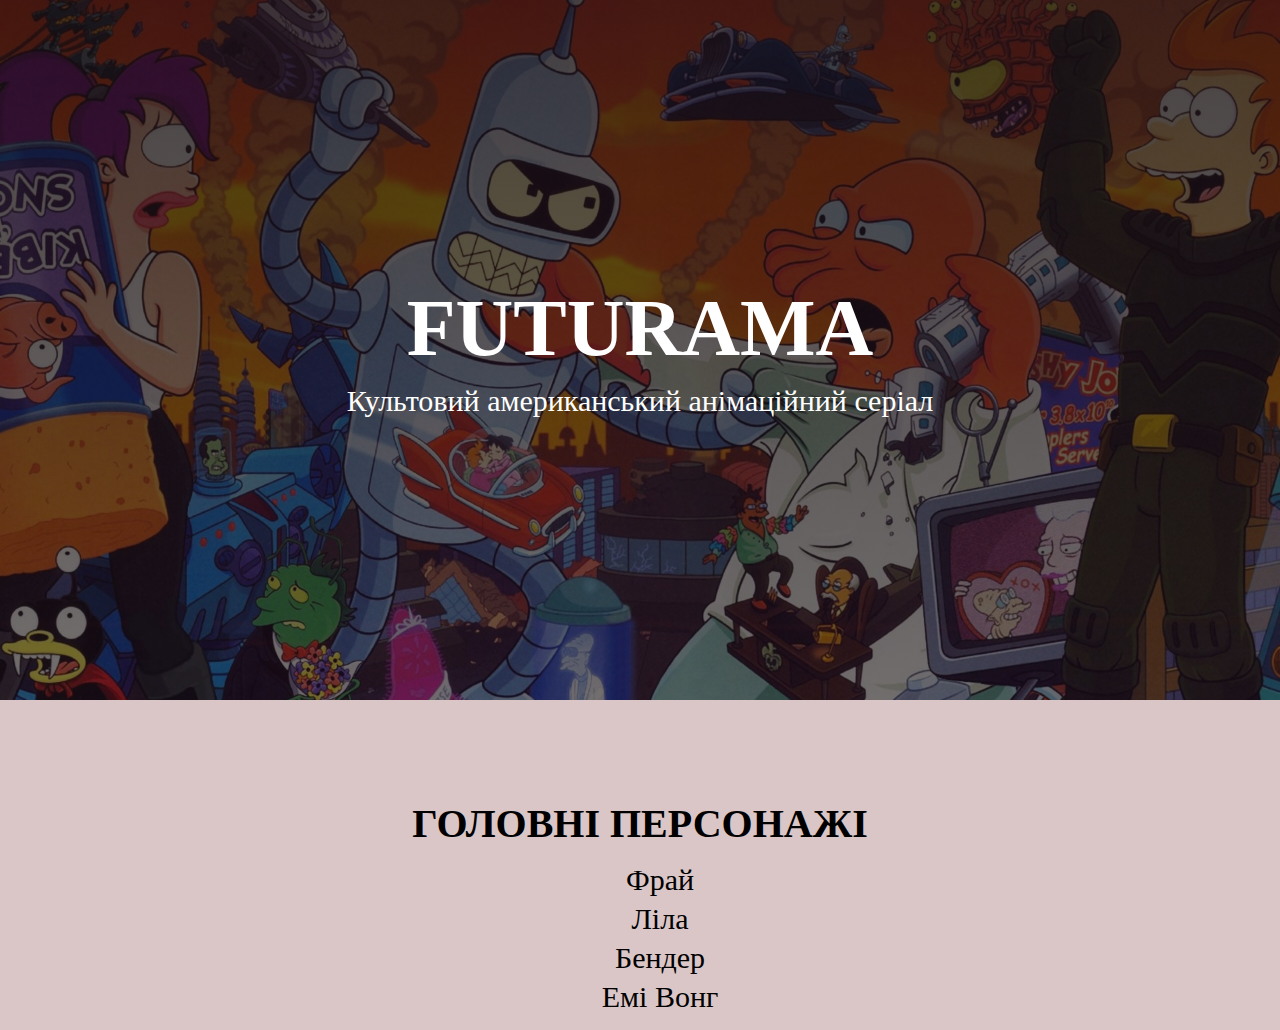
<file: lesson1/index.html>
<!DOCTYPE html>
<html lang="uk">

<head>
    <meta charset="UTF-8">
    <meta http-equiv="X-UA-Compatible" content="IE=edge">
    <meta name="viewport" content="width=device-width, initial-scale=1.0">
    <link rel="stylesheet" href="css/style.css">
    <title>Futurama</title>
</head>

<body>
    <header class="header">
        <div class="container">
            <div class="header__content">
                <h1 class="header__title">Futurama</h1>
                <p class="header__subtitle">Культовий американський анімаційний серіал</p>
            </div>
        </div>
    </header>

    <div class="character">
        <div class="container">
            <div class="character__content">
                <h2>Головні персонажі</h2>
                <ul class="character__list">
                    <li><a href="frai.html">Фрай</a></li>
                    <li><a href="lila.html">Ліла</a></li>
                    <li><a href="bender.html">Бендер</a></li>
                    <li><a href="emi.html">Емі Вонг</a></li>
                </ul>
            </div>
        </div>
    </div>
</body>

</html>
</file>
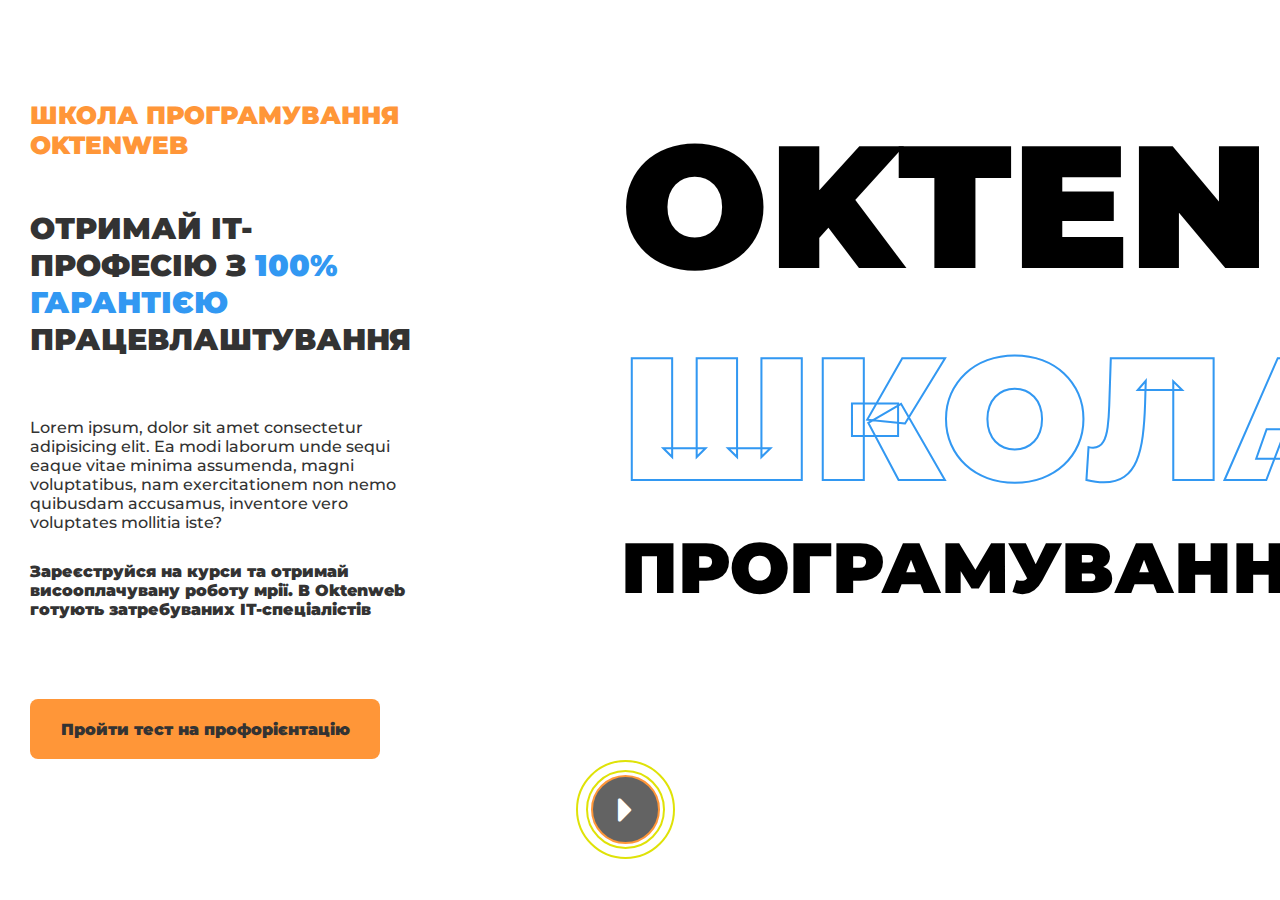
<file: lesson4/index.html>
<!DOCTYPE html>
<html lang="en">

<head>
    <meta charset="UTF-8">
    <meta http-equiv="X-UA-Compatible" content="IE=edge">
    <meta name="viewport" content="width=device-width, initial-scale=1.0">
    <link href="https://use.fontawesome.com/releases/v5.0.13/css/all.css" rel="stylesheet">
    <link rel="stylesheet" href="css/style.css">
    <link rel="preconnect" href="https://fonts.gstatic.com">
    <link
        href="https://fonts.googleapis.com/css2?family=Montserrat:ital,wght@0,100;0,200;0,300;0,400;0,500;0,600;0,700;0,800;0,900;1,100;1,200;1,300;1,400;1,500;1,600;1,700;1,800;1,900&display=swap"
        rel="stylesheet">
    <title>Task4</title>

</head>

<body>
    <div class="layout" id="layout">
        <main id="main">
            <section>

                <div class="intro">
                    <div class="container">

                        <div class="intro__inner">
                            <div class="intro__content">
                                <h2>Школа програмування Oktenweb</h2>
                                <h1 class="color-dark">
                                    Отримай іт-професію з
                                    <span class="blue">100% гарантією </span>
                                    працевлаштування</h1>
                                <div class="intro__content-text">
                                    <p class="color-dark">Lorem ipsum, dolor sit amet consectetur adipisicing elit. Ea
                                        modi
                                        laborum unde sequi
                                        eaque vitae minima assumenda, magni voluptatibus, nam exercitationem non nemo
                                        quibusdam accusamus, inventore vero voluptates mollitia iste?</p>
                                    <p class="color-dark bold">Зареєструйся на курси та отримай висооплачувану роботу
                                        мрії. В
                                        Oktenweb готують
                                        затребуваних ІТ-спеціалістів</p>
                                </div>
                                <a href="#" class="intro__btn btn color-dark">Пройти тест на профорієнтацію</a>
                            </div>

                            <div class="start circle">
                                <div class="start__intro circle">
                                    <div class="strat__intro-in circle">
                                        <i class="fas fa-caret-right"></i>
                                    </div>
                                </div>
                            </div>

                            <div class="intro__slogan">
                                <p>Okten</p>
                                <p>Школа</p>
                                <p>програмування</p>
                            </div>

                        </div>
                    </div>

                </div>

            </section>
        </main>
    </div>
</body>

</html>
</file>
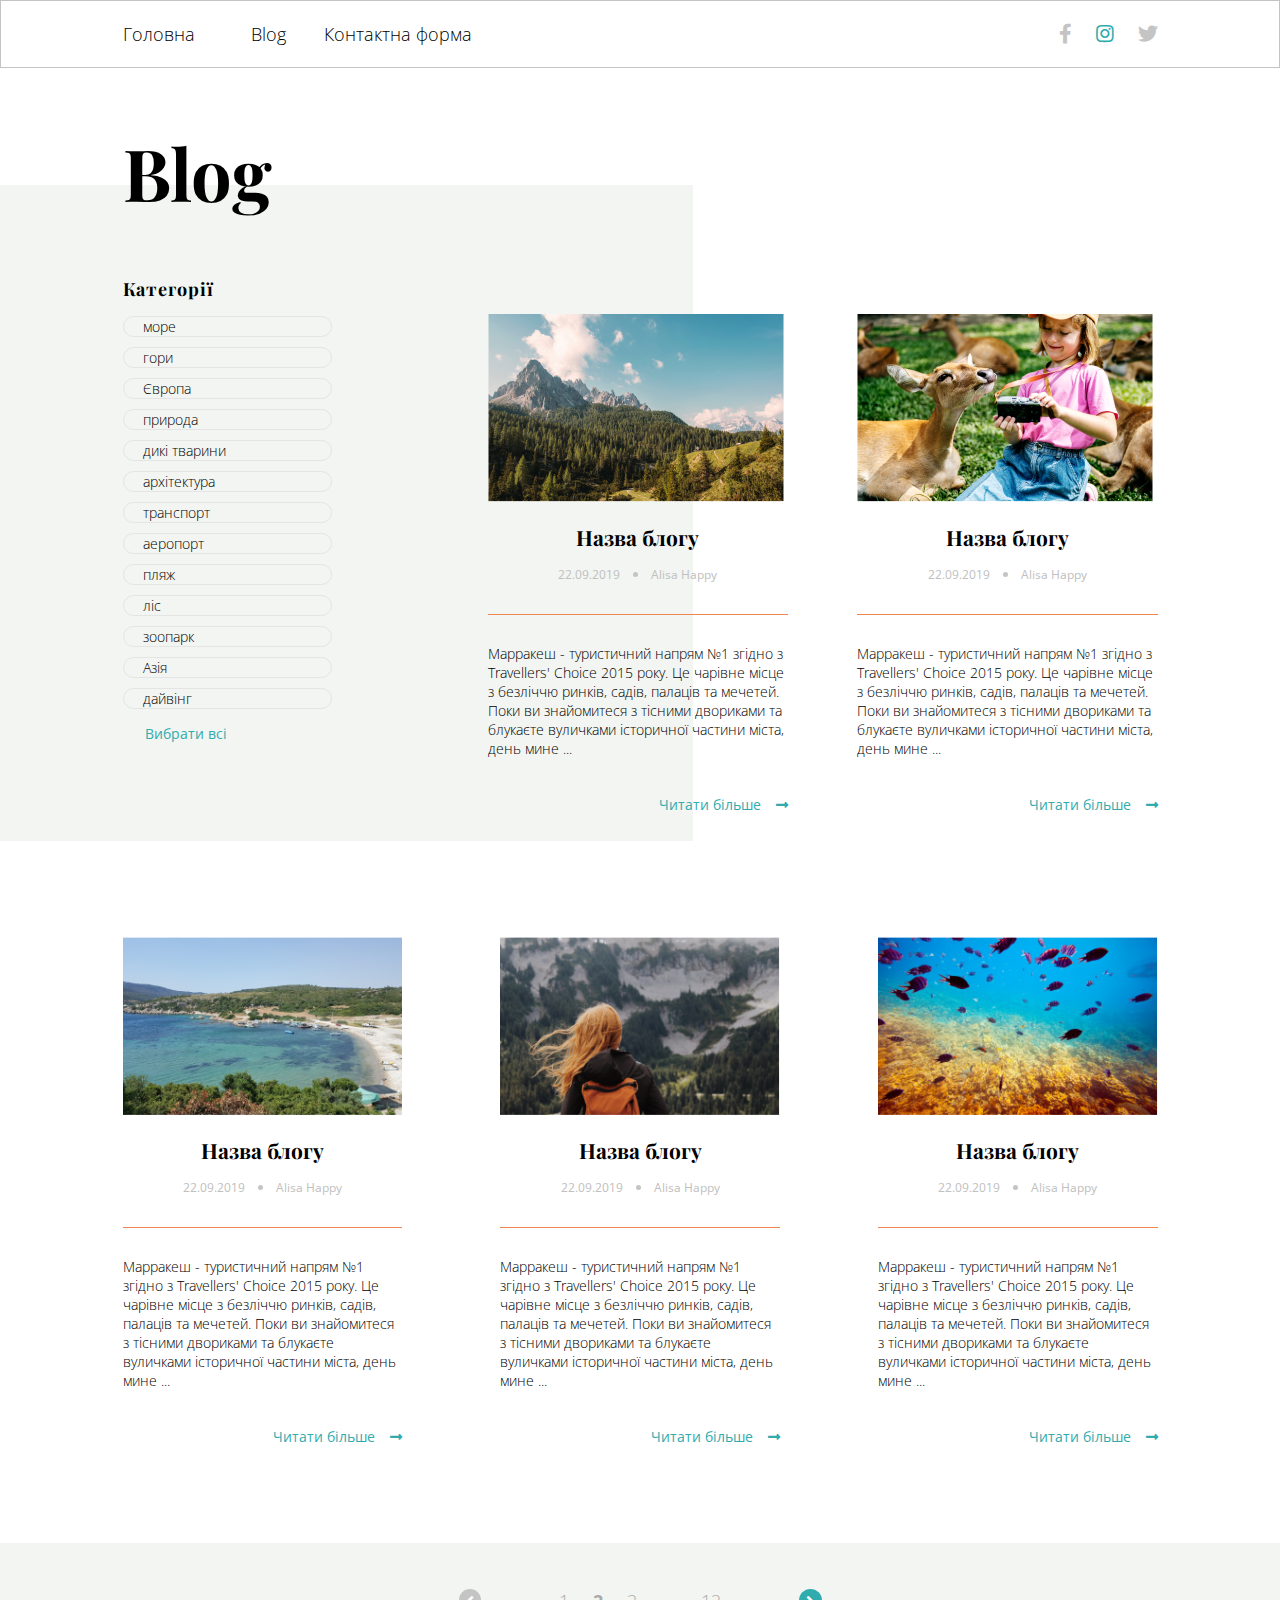
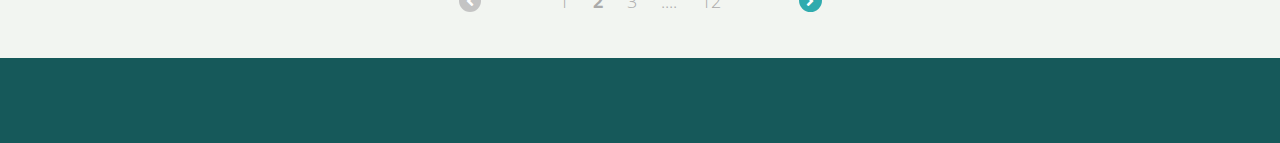
<file: lesson4_practice/index.html>
<!DOCTYPE html>
<html lang="ua">

<head>
    <meta charset="UTF-8">
    <meta http-equiv="X-UA-Compatible" content="IE=edge">
    <meta name="viewport" content="width=device-width, initial-scale=1.0">
    <link href="https://use.fontawesome.com/releases/v5.0.13/css/all.css" rel="stylesheet">
    <link rel="stylesheet" href="css/style.css">
    <link rel="preconnect" href="https://fonts.gstatic.com">
    <link rel="preconnect" href="https://fonts.gstatic.com">
    <link
        href="https://fonts.googleapis.com/css2?family=Open+Sans:ital,wght@0,300;0,400;0,600;0,700;0,800;1,300;1,400;1,600;1,700;1,800&family=Playfair+Display:ital,wght@0,400;0,500;0,600;0,700;0,800;0,900;1,400;1,500;1,600;1,700;1,800;1,900&display=swap"
        rel="stylesheet">
    <title>Blog</title>
</head>

<body>
    <div class="layout" id="layout">
        <header class="header">
            <div class="container">
                <div class="header__inner">
                    <div class="header__menu">
                        <nav class="nav">
                            <a href="#" class="nav__link">Головна</a>
                            <a href="#" class="nav__link">Blog</a>
                            <a href="#" class="nav__link">Контактна форма</a>
                        </nav>
                    </div>

                    <div class="social">
                        <a href="#" class="social__facebook"><i class="fab fa-facebook-f"></i></a>
                        <a href="#" class="social__instagram"><i class="fab fa-instagram"></i></a>
                        <a href="#" class="social__twiter"><i class="fab fa-twitter"></i></a>
                    </div>
                </div>
            </div>
        </header>

        <main id="main">


            <section>
                <div class="container">
                    <div class="main__title">
                        <h1>blog</h1>
                    </div>
                </div>
            </section>
            <section>
                <div class="gray">

                </div>
                <div class="intro">
                    <div class="container">
                        <div class="intro__inner">
                            <div class="intro__left">
                                <p class="intro__left-title">Категорії</p>
                                <div class="intro__left-link">
                                    <input type="checkbox" id="sea">
                                    <label for="sea">море</label>
                                    <input type="checkbox" id="mountain">
                                    <label for="mountain">гори</label>
                                    <input type="checkbox" id="europe">
                                    <label for="europe">Європа</label>
                                    <input type="checkbox" id="nature">
                                    <label for="nature">природа</label>
                                    <input type="checkbox" id="animal">
                                    <label for="animal">дикі тварини</label>
                                    <input type="checkbox" id="architecture">
                                    <label for="architecture">архітектура</label>
                                    <input type="checkbox" id="transport">
                                    <label for="transport">транспорт</label>
                                    <input type="checkbox" id="airport">
                                    <label for="airport">аеропорт</label>
                                    <input type="checkbox" id="beach">
                                    <label for="beach">пляж</label>
                                    <input type="checkbox" id="forest">
                                    <label for="forest">ліс</label>
                                    <input type="checkbox" id="zoo">
                                    <label for="zoo">зоопарк</label>
                                    <input type="checkbox" id="asia">
                                    <label for="asia">Азія</label>
                                    <input type="checkbox" id="diving">
                                    <label for="diving">дайвінг</label>
                                    <a href="#" class="intro__left-btn btn">Вибрати всі</a>
                                </div>
                            </div>

                            <div class="intro__right">
                                <div class="intro__right-inner">
                                    <div class="elemets">
                                        <img src="img/first.png" alt="view">
                                        <h3>Назва блогу</h3>
                                        <div class="author">
                                            <p>22.09.2019</p>
                                            <div class="mark"></div>
                                            <p>Alisa Happy</p>
                                        </div>
                                        <p>Марракеш - туристичний напрям №1 згідно з Travellers' Choice 2015 року. Це
                                            чарівне місце з безліччю ринків, садів, палаців та мечетей. Поки ви
                                            знайомитеся з тісними двориками та блукаєте вуличками історичної частини
                                            міста, день мине ...</p>
                                        <a href="#" class="intro__right-btn btn">
                                            Читати більше
                                            <i class="fas fa-long-arrow-alt-right"></i>
                                        </a>
                                    </div>
                                    <div class="elemets">
                                        <img src="img/second.png" alt="people-with-animal">
                                        <h3>Назва блогу</h3>
                                        <div class="author">
                                            <p>22.09.2019</p>
                                            <div class="mark"></div>
                                            <p>Alisa Happy</p>
                                        </div>
                                        <p>Марракеш - туристичний напрям №1 згідно з Travellers' Choice 2015 року. Це
                                            чарівне місце з безліччю ринків, садів, палаців та мечетей. Поки ви
                                            знайомитеся з тісними двориками та блукаєте вуличками історичної частини
                                            міста, день мине ...</p>
                                        <a href="#" class="intro__right-btn btn">
                                            Читати більше
                                            <i class="fas fa-long-arrow-alt-right"></i>
                                        </a>
                                    </div>
                                </div>
                            </div>
                        </div>
                    </div>
                </div>
            </section>


            <section>
                <div class="gallery">
                    <div class="container">
                        <div class="gallery__inner">

                            <div class="elemets">
                                <img src="img/third.png" alt="beach">
                                <h3>Назва блогу</h3>
                                <div class="author">
                                    <p>22.09.2019</p>
                                    <div class="mark"></div>
                                    <p>Alisa Happy</p>
                                </div>
                                <p>Марракеш - туристичний напрям №1 згідно з Travellers' Choice 2015 року. Це
                                    чарівне місце з безліччю ринків, садів, палаців та мечетей. Поки ви
                                    знайомитеся з тісними двориками та блукаєте вуличками історичної частини
                                    міста, день мине ...</p>
                                <a href="#" class="intro__right-btn btn">
                                    Читати більше
                                    <i class="fas fa-long-arrow-alt-right"></i>
                                </a>
                            </div>

                            <div class="elemets">
                                <img src="img/fourth.png" alt="mountain">
                                <h3>Назва блогу</h3>
                                <div class="author">
                                    <p>22.09.2019</p>
                                    <div class="mark"></div>
                                    <p>Alisa Happy</p>
                                </div>
                                <p>Марракеш - туристичний напрям №1 згідно з Travellers' Choice 2015 року. Це
                                    чарівне місце з безліччю ринків, садів, палаців та мечетей. Поки ви
                                    знайомитеся з тісними двориками та блукаєте вуличками історичної частини
                                    міста, день мине ...</p>
                                <a href="#" class="intro__right-btn btn">
                                    Читати більше
                                    <i class="fas fa-long-arrow-alt-right"></i>
                                </a>
                            </div>

                            <div class="elemets">
                                <img src="img/fifth.png" alt="sea">
                                <h3>Назва блогу</h3>
                                <div class="author">
                                    <p>22.09.2019</p>
                                    <div class="mark"></div>
                                    <p>Alisa Happy</p>
                                </div>
                                <p>Марракеш - туристичний напрям №1 згідно з Travellers' Choice 2015 року. Це
                                    чарівне місце з безліччю ринків, садів, палаців та мечетей. Поки ви
                                    знайомитеся з тісними двориками та блукаєте вуличками історичної частини
                                    міста, день мине ...</p>
                                <a href="#" class="gallery-btn btn">
                                    Читати більше
                                    <i class="fas fa-long-arrow-alt-right"></i>
                                </a>
                            </div>

                        </div>
                    </div>
                </div>
            </section>

            <section>
                <div class="pagination">
                    <div class="container">
                        <div class="pagination__inner">
                            <div class="arrow_left">
                                <i class="fas fa-angle-left"></i>
                            </div>

                            <div class="number">
                                <a href="#" class="number__link">1</a>
                                <a href="#" class="number__link active">2</a>
                                <a href="#" class="number__link">3</a>
                                <a href="#" class="number__link">....</a>
                                <a href="#" class="number__link">12</a>
                            </div>
                            <div class="arrow_right">
                                <i class="fas fa-angle-right"></i>
                            </div>
                        </div>
                    </div>
                </div>
            </section>

        </main>
        <footer class="footer"></footer>
    </div>
</body>

</html>
</file>
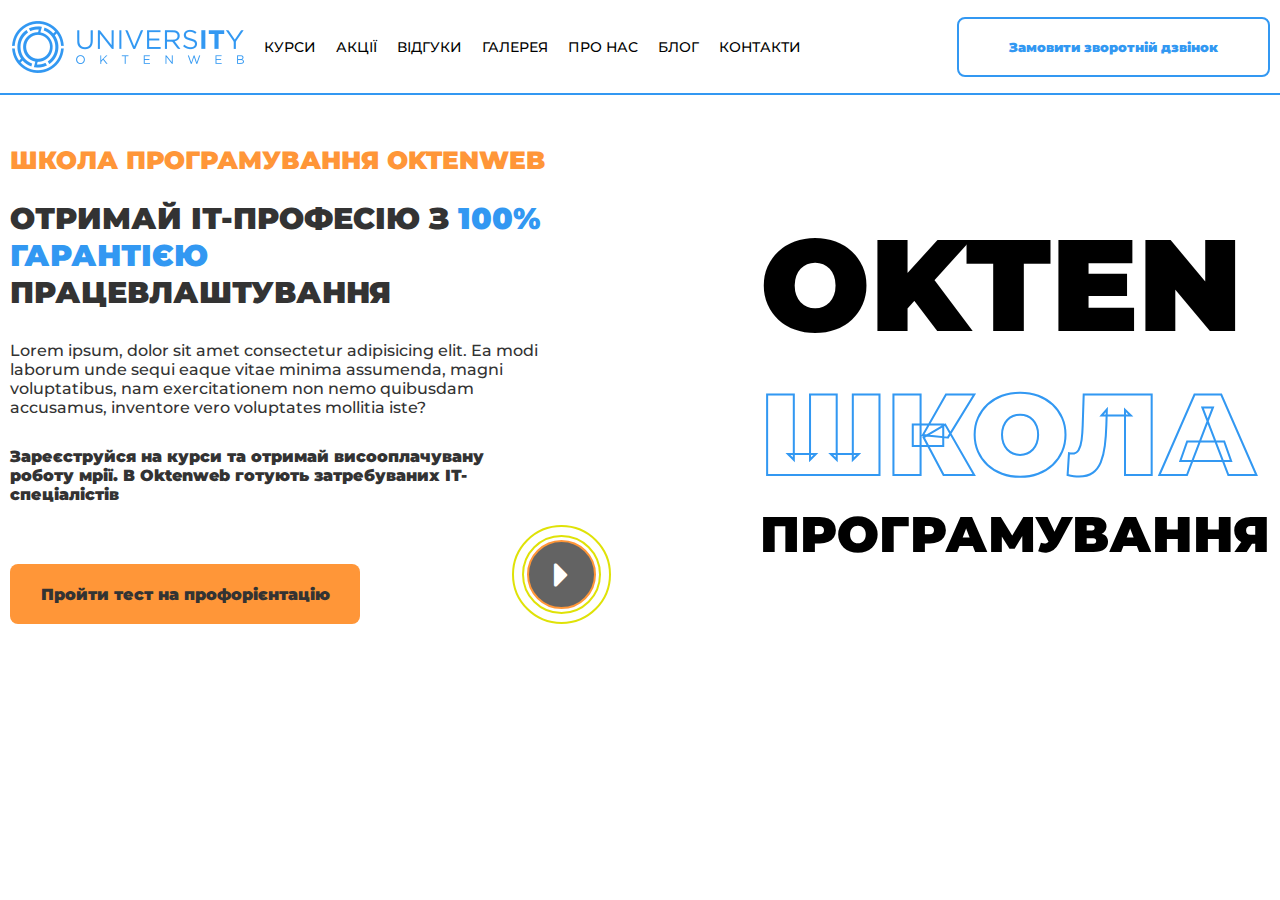
<file: lessons5/index.html>
<!DOCTYPE html>
<html lang="en">

<head>
    <meta charset="UTF-8">
    <meta http-equiv="X-UA-Compatible" content="IE=edge">
    <meta name="viewport" content="width=device-width, initial-scale=1.0">
    <link href="https://use.fontawesome.com/releases/v5.0.13/css/all.css" rel="stylesheet">
    <link rel="stylesheet" href="css/style.css">
    <link rel="preconnect" href="https://fonts.gstatic.com">
    <link
        href="https://fonts.googleapis.com/css2?family=Montserrat:ital,wght@0,100;0,200;0,300;0,400;0,500;0,600;0,700;0,800;0,900;1,100;1,200;1,300;1,400;1,500;1,600;1,700;1,800;1,900&display=swap"
        rel="stylesheet">
    <title>Task5</title>

</head>

<body>
    <div class="layout" id="layout">


        <header class="header">
            <div class="container">
                <div class="header__inner">
                    <div class="header__inner-flex">
                        <img src="img/logo.png" alt="logo" class="header__logo">
                        <div class="header__menu">
                            <nav class="nav">
                                <a href="#" class="nav__link">Курси</a>
                                <a href="#" class="nav__link">Акції</a>
                                <a href="#" class="nav__link">Відгуки</a>
                                <a href="#" class="nav__link">Галерея</a>
                                <a href="#" class="nav__link">Про нас</a>
                                <a href="#" class="nav__link">Блог</a>
                                <a href="#" class="nav__link">Контакти</a>
                            </nav>
                        </div>
                    </div>
                    <button class="btn header__btn">Замовити зворотній дзвінок</button>
                    <div class="menu-button">
                        <span></span>
                    </div>
                </div>
            </div>
        </header>


        <main id="main">
            <section>

                <div class="intro">
                    <div class="start circle">
                        <div class="start__intro circle">
                            <div class="strat__intro-in circle">
                                <i class="fas fa-caret-right"></i>
                            </div>
                        </div>
                    </div>
                    <div class="container">
                        <div class="intro__inner">
                            <div class="intro__content">
                                <h2>Школа програмування Oktenweb</h2>
                                <h1 class="color-dark">
                                    Отримай іт-професію з
                                    <span class="blue">100% гарантією </span>
                                    працевлаштування</h1>
                                <div class="intro__content-text">
                                    <p class="color-dark">Lorem ipsum, dolor sit amet consectetur adipisicing elit. Ea
                                        modi
                                        laborum unde sequi
                                        eaque vitae minima assumenda, magni voluptatibus, nam exercitationem non nemo
                                        quibusdam accusamus, inventore vero voluptates mollitia iste?</p>
                                    <p class="color-dark bold">Зареєструйся на курси та отримай висооплачувану роботу
                                        мрії. В
                                        Oktenweb готують
                                        затребуваних ІТ-спеціалістів</p>
                                </div>
                                <a href="#" class="intro__btn btn color-dark">Пройти тест на профорієнтацію</a>
                            </div>



                            <div class="intro__slogan">
                                <p>Okten</p>
                                <p>Школа</p>
                                <p>програмування</p>
                            </div>
                            <iframe  src="https://www.youtube.com/embed/EuNeDpoY7E4"
                                title="YouTube video player" frameborder="0"
                                allow="accelerometer; autoplay; clipboard-write; encrypted-media; gyroscope; picture-in-picture"
                                allowfullscreen class="video"></iframe>
                        </div>
                    </div>

                </div>

            </section>
        </main>
    </div>
    <script>
        document.querySelector('.menu-button').onclick = function () {
            document.querySelector('.header__inner').classList.toggle('active');
        }
    </script>
</body>

</html>
</file>
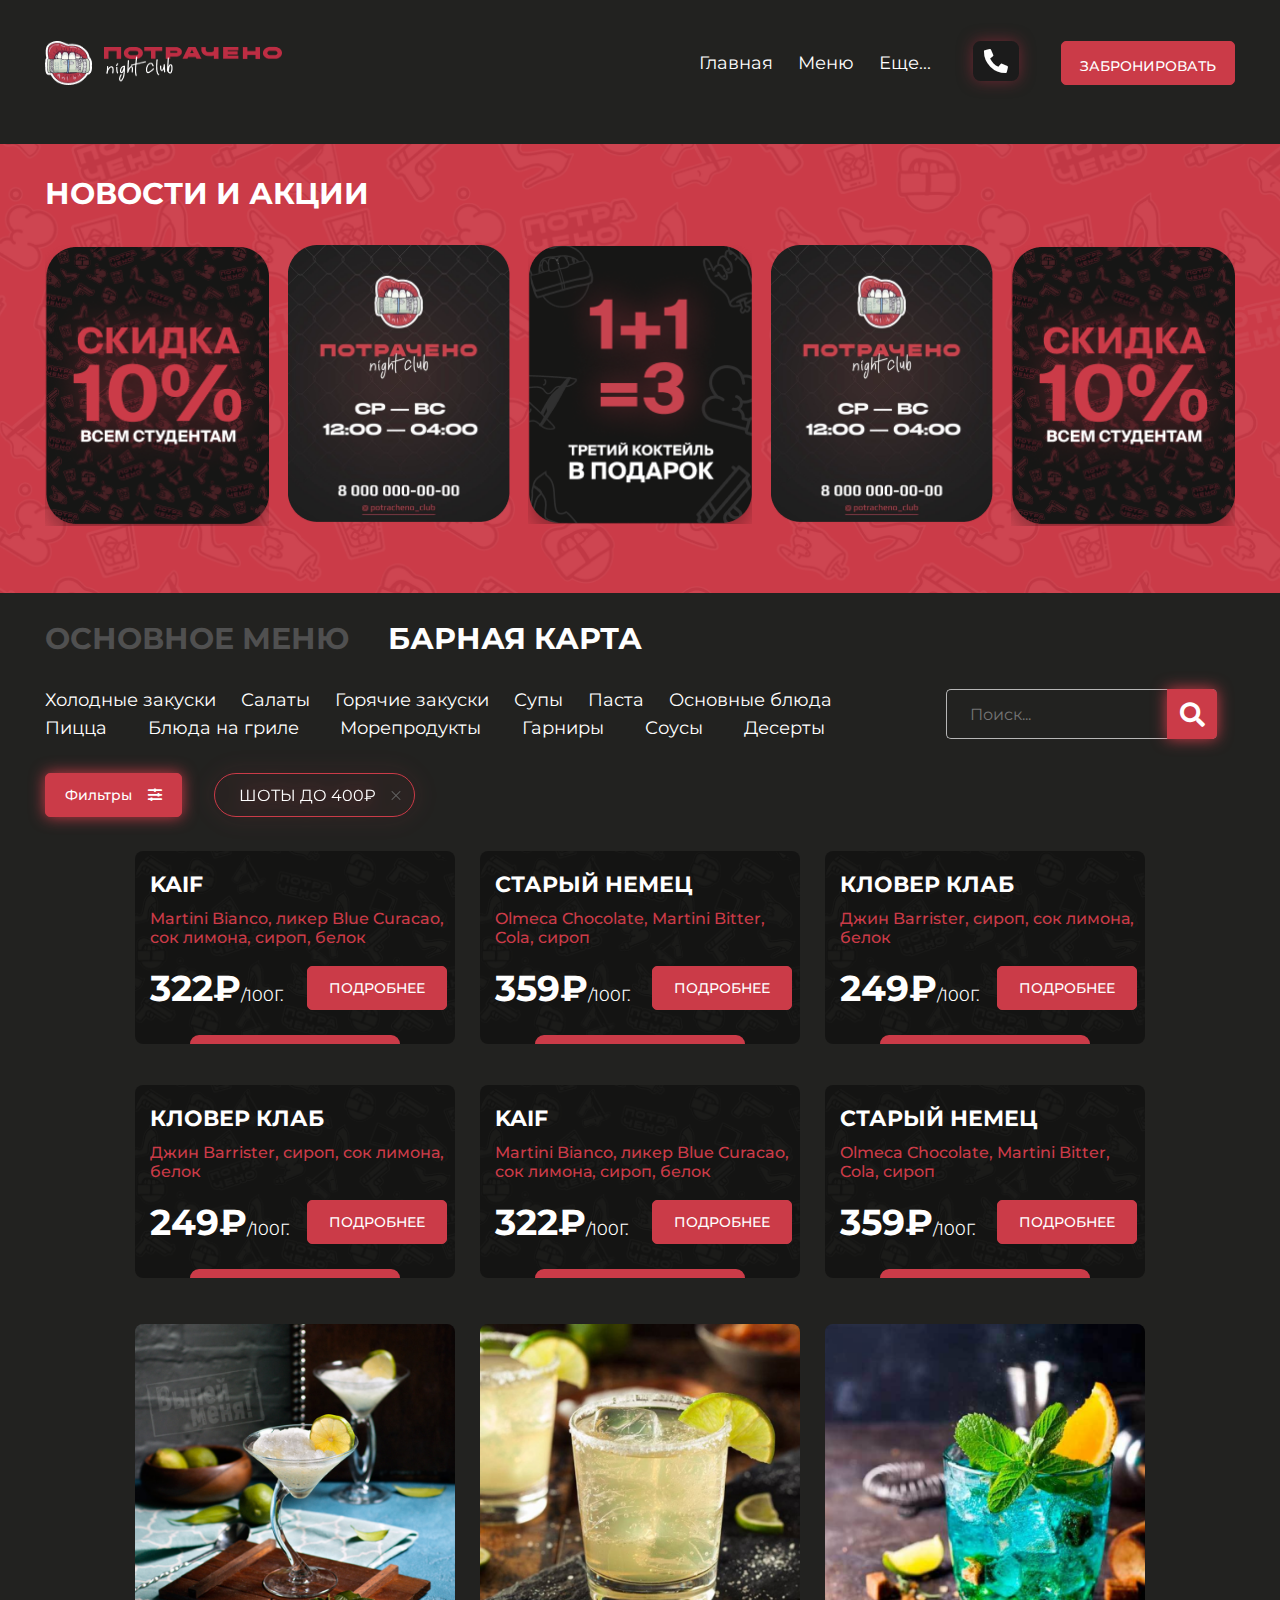
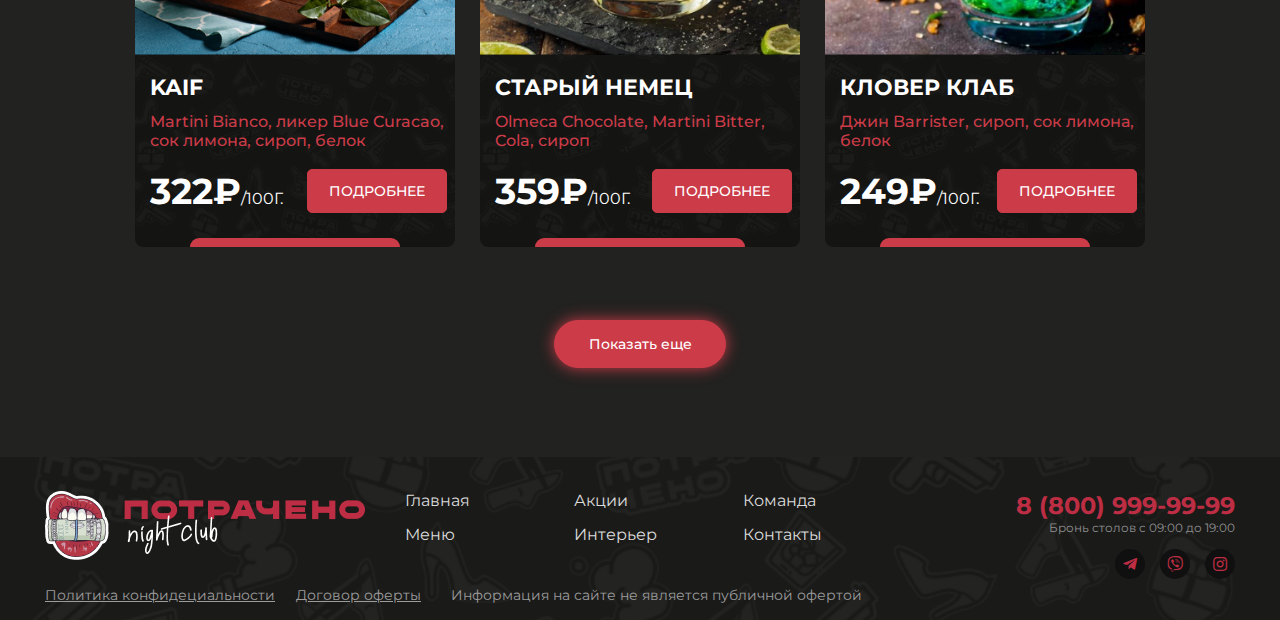
<file: lessons6/index.html>
<!DOCTYPE html>
<html lang="en">

<head>
    <meta charset="UTF-8">
    <meta http-equiv="X-UA-Compatible" content="IE=edge">
    <meta name="viewport" content="width=device-width, initial-scale=1.0">
    <link href="https://use.fontawesome.com/releases/v5.0.13/css/all.css" rel="stylesheet">
    <link rel="preconnect" href="https://fonts.gstatic.com">
    <link
        href="https://fonts.googleapis.com/css2?family=Montserrat:ital,wght@0,100;0,200;0,300;0,400;0,500;0,600;0,700;0,800;0,900;1,100;1,200;1,300;1,400;1,500;1,600;1,700;1,800;1,900&display=swap"
        rel="stylesheet">
    <link rel="stylesheet" href="css/style.css">
    <title>Потрачено</title>
</head>

<body>
    <div class="layout" id="layout">

        <!-- header -->
        <header class="header">
            <div class="container">
                <div class="header__inner">
                    <img src="img/logo.png" alt="logo" class="header__logo">
                    <div class="header__sidebar">
                        <nav class="nav">
                            <a href="#" class="nav__link">Главная</a>
                            <a href="#" class="nav__link">Меню</a>
                            <div class="drop-menu-btn">
                                <a href="#" class="nav__link pd">Еще...</a>
                                <div class="drop-menu">
                                    <a href="#" class="nav__link">Фотоотчеты</a>
                                    <a href="#" class="nav__link">Правила заведения</a>
                                </div>
                            </div>
                            <a href="#" class="mobile__btn btn">Забронировать</a>
                        </nav>
                        <a class="header__phone" href="tel:+6584849498">
                            <i class="fas fa-phone"></i>
                        </a>
                        <div class="mobile_btn">
                            <span></span>
                        </div>
                        <a href="#" class="header__btn btn">Забронировать</a>
                    </div>
                </div>
            </div>
        </header>
        <!-- header -->

        <main id="main">


            <!-- intro -->
            <div class="intro">
                <div class="container">
                    <h3 class="intro__title">Новости и акции</h3>
                    <div class="intro__inner">
                        <i class="fas fa-chevron-left"></i>
                        <div class="intro__elemets">
                            <img src="img/cart-bg1.png" alt="">
                            <a href="#" class="more">подробнее</a>
                        </div>
                        <div class="intro__elemets">
                            <img src="img/cart-bg2.png" alt="">
                            <a href="#" class="more">подробнее</a>

                        </div>
                        <div class="intro__elemets">
                            <img src="img/cart-bg3.png" alt="">
                            <a href="#" class="more">подробнее</a>
                        </div>
                        <div class="intro__elemets">
                            <img src="img/cart-bg2.png" alt="">
                            <a href="#" class="more">подробнее</a>
                        </div>
                        <div class="intro__elemets">
                            <img src="img/cart-bg1.png" alt="">
                            <a href="#" class="more">подробнее</a>
                        </div>
                        <i class="fas fa-chevron-right"></i>
                    </div>

                </div>
            </div>
            <!-- intro -->


            <!-- filter -->
            <div class="filter">
                <div class="container">
                    <div class="filter__title">
                        <a href="#">Основное Меню</a>
                        <a id="active" href="#">Барная карта</a>
                    </div>

                    <div class="filter__inner">
                        <div class="filter__elemets">
                            <div class="scroll">
                                <div class="filter__elements_ihtem">
                                    <a href="#">Холодные закуски</a>
                                    <a href="#">Салаты</a>
                                    <a href="#">Горячие закуски</a>
                                    <a href="#">Супы</a>
                                    <a href="#">Паста</a>
                                    <a href="#">Основные блюда</a>
                                </div>
                                <div class="filter__elements_ihtem-next">
                                    <a href="#">Пицца</a>
                                    <a href="#">Блюда на гриле</a>
                                    <a href="#">Морепродукты</a>
                                    <a href="#">Гарниры</a>
                                    <a href="#">Соусы</a>
                                    <a href="#">Десерты</a>
                                </div>
                            </div>

                            <div class="filter__elemets-open btn">
                                <p>Меню</p>
                                <i class="fas fa-utensils"></i>
                            </div>

                            <!-- filter__control -->
                            <div class="filter__control">
                                <div class="filter__dropdown btn">
                                    <p class="filter-drop">Фильтры</p>
                                    <i class="fas fa-sliders-h"></i>
                                    <div class="filter__drop-menu">
                                        <p>Вегетерианские блюда</p>
                                        <p>Блюда до 400₽</p>
                                        <p>Выбор шефа</p>
                                        <p>Блюда до 500₽</p>
                                        <p>Популярные блюда</p>
                                        <p>Интересное блюдо</p>
                                        <p>Блюдо недели</p>
                                        <p>Вегетерианские блюда</p>
                                        <p>Блюда до 400₽</p>
                                        <p>Выбор шефа</p>
                                        <p>Блюда до 500₽</p>
                                        <p>Популярные блюда</p>
                                        <p>Интересное блюдо</p>
                                        <p>Блюдо недели</p>
                                        <p>Вегетерианские блюда</p>
                                        <p>Блюда до 400₽</p>
                                        <p>Выбор шефа</p>
                                        <p>Блюда до 500₽</p>
                                        <p>Популярные блюда</p>
                                        <p>Интересное блюдо</p>
                                        <p>Блюдо недели</p>

                                    </div>
                                </div>
                                <div class="filter__select">
                                    <p>шоты до 400₽</p>
                                    <span></span>
                                </div>
                            </div>
                            <!-- filter__control -->

                        </div>

                        <!-- filter__search -->
                        <div class="filter__search">
                            <input type="text" name="search" placeholder="Поиск..." required>
                            <div class="filter__search-icon btn">
                                <i class="fas fa-search"></i>
                            </div>
                        </div>
                        <!-- filter__search -->

                    </div>

                </div>
            </div>
            <!-- filter -->

            <div class="content">
                <div class="container">
                    <div class="content__inner">

                        <div class="content__elemets post-1">
                            <p class="content__elemets-title">Kaif</p>
                            <p class="content__elemets-description">Martini Bianco, ликер Blue Curacao, сок лимона,
                                сироп, белок</p>
                            <div class="content__elemets-block">
                                <p><span>322₽</span>/100г.</p>
                                <a href="#" class="content__elemets-btn btn">подробнее</a>
                            </div>
                        </div>


                        <div class="content__elemets post-2">
                            <p class="content__elemets-title">Старый немец</p>
                            <p class="content__elemets-description">Olmeca Chocolate, Martini Bitter, Cola, сироп</p>
                            <div class="content__elemets-block">
                                <p><span>359₽</span>/100г.</p>
                                <a href="#" class="content__elemets-btn btn">подробнее</a>
                            </div>
                        </div>



                        <div class="content__elemets post-3">
                            <p class="content__elemets-title">Кловер клаб</p>
                            <p class="content__elemets-description">Джин Barrister, сироп, сок лимона, белок</p>
                            <div class="content__elemets-block">
                                <p><span>249₽</span>/100г.</p>
                                <a href="#" class="content__elemets-btn btn">подробнее</a>
                            </div>
                        </div>



                        <div class="content__elemets post-4">
                            <p class="content__elemets-title">Кловер клаб</p>
                            <p class="content__elemets-description">Джин Barrister, сироп, сок лимона, белок</p>
                            <div class="content__elemets-block">
                                <p><span>249₽</span>/100г.</p>
                                <a href="#" class="content__elemets-btn btn">подробнее</a>
                            </div>
                        </div>


                        <div class="content__elemets post-5">
                            <p class="content__elemets-title">Kaif</p>
                            <p class="content__elemets-description">Martini Bianco, ликер Blue Curacao, сок лимона,
                                сироп, белок</p>
                            <div class="content__elemets-block">
                                <p><span>322₽</span>/100г.</p>
                                <a href="#" class="content__elemets-btn btn">подробнее</a>
                            </div>
                        </div>


                        <div class="content__elemets post-6">
                            <p class="content__elemets-title">Старый немец</p>
                            <p class="content__elemets-description">Olmeca Chocolate, Martini Bitter, Cola, сироп
                            </p>
                            <div class="content__elemets-block">
                                <p><span>359₽</span>/100г.</p>
                                <a href="#" class="content__elemets-btn btn">подробнее</a>
                            </div>
                        </div>


                        <div class="content__elemets-img post-7">
                            <img src="img/coctail_1.png" alt="">
                            <div class="content__elemets">
                                <p class="content__elemets-title">Kaif</p>
                                <p class="content__elemets-description">Martini Bianco, ликер Blue Curacao, сок лимона,
                                    сироп, белок</p>
                                <div class="content__elemets-block">
                                    <p><span>322₽</span>/100г.</p>
                                    <a href="#" class="content__elemets-btn btn">подробнее</a>
                                </div>
                            </div>
                        </div>



                        <div class="content__elemets-img post-8">
                            <img src="img/coctail_2.png" alt="">
                            <div class="content__elemets">
                                <p class="content__elemets-title">Старый немец</p>
                                <p class="content__elemets-description">Olmeca Chocolate, Martini Bitter, Cola, сироп
                                </p>
                                <div class="content__elemets-block">
                                    <p><span>359₽</span>/100г.</p>
                                    <a href="#" class="content__elemets-btn btn">подробнее</a>
                                </div>
                            </div>
                        </div>

                        <div class="content__elemets-img post-9">
                            <img src="img/coctail_3.png" alt="">
                            <div class="content__elemets">
                                <p class="content__elemets-title">Кловер клаб</p>
                                <p class="content__elemets-description">Джин Barrister, сироп, сок лимона, белок</p>
                                <div class="content__elemets-block">
                                    <p><span>249₽</span>/100г.</p>
                                    <a href="#" class="content__elemets-btn btn">подробнее</a>
                                </div>
                            </div>


                        </div>
                    </div>

                    <button class="content__btn btn">Показать еще</button>
                </div>
            </div>

        </main>


        <footer class="footer">
            <div class="container">
                <div class="footer__inner">
                    <div class="footer__privacy">
                        <div class="footer__privacy-menu">
                            <img src="img/footer-logo.png" alt="logo" class="footer__privacy-logo">
                            <nav class="footer__privacy_nav">
                                <div class="footer__privacy_nav-block">
                                    <a href="#">Главная</a>
                                    <a href="#">Акции</a>
                                    <a href="#">Команда</a>
                                </div>
                                <div class="footer__privacy_nav-block">
                                    <a href="#">Меню</a>
                                    <a href="#">Интерьер</a>
                                    <a href="#">Контакты</a>
                                </div>
                            </nav>
                        </div>
                        <div class="footer__privacy-inner">
                            <div class="footer__privacy-contract">
                                <a href="#">Политика конфидециальности</a>
                                <a href="#">Договор оферты</a>
                            </div>
                            <p>Информация на сайте не является публичной офертой</p>
                        </div>
                    </div>
                    <div class="footer__contacts">
                        <a href="tel:+584894894">8 (800) 999-99-99</a>
                        <p>Бронь столов с 09:00 до 19:00</p>
                        <div class="footer__contacts_social">
                            <a href="#" class="footer__contacts_social-icons">
                                <i class="fab fa-telegram-plane"></i>
                            </a>
                            <a href="#" class="footer__contacts_social-icons">
                                <i class="fab fa-viber"></i>
                            </a>
                            <a href="#" class="footer__contacts_social-icons">
                                <i class="fab fa-instagram"></i>
                            </a>
                        </div>
                    </div>
                </div>
            </div>
        </footer>
    </div>
    <script>
        document.querySelector('.filter__control').onclick = function () {
            document.querySelector('.filter__control').classList.toggle('active');
        }


        document.querySelector('.mobile_btn').onclick = function () {
            document.querySelector('.header__sidebar').classList.toggle('active');
        }
        document.querySelector('.filter__elemets-open').onclick = function () {
            document.querySelector('.filter__inner').classList.toggle('active_menu');
        }
    </script>
</body>

</html>
</file>
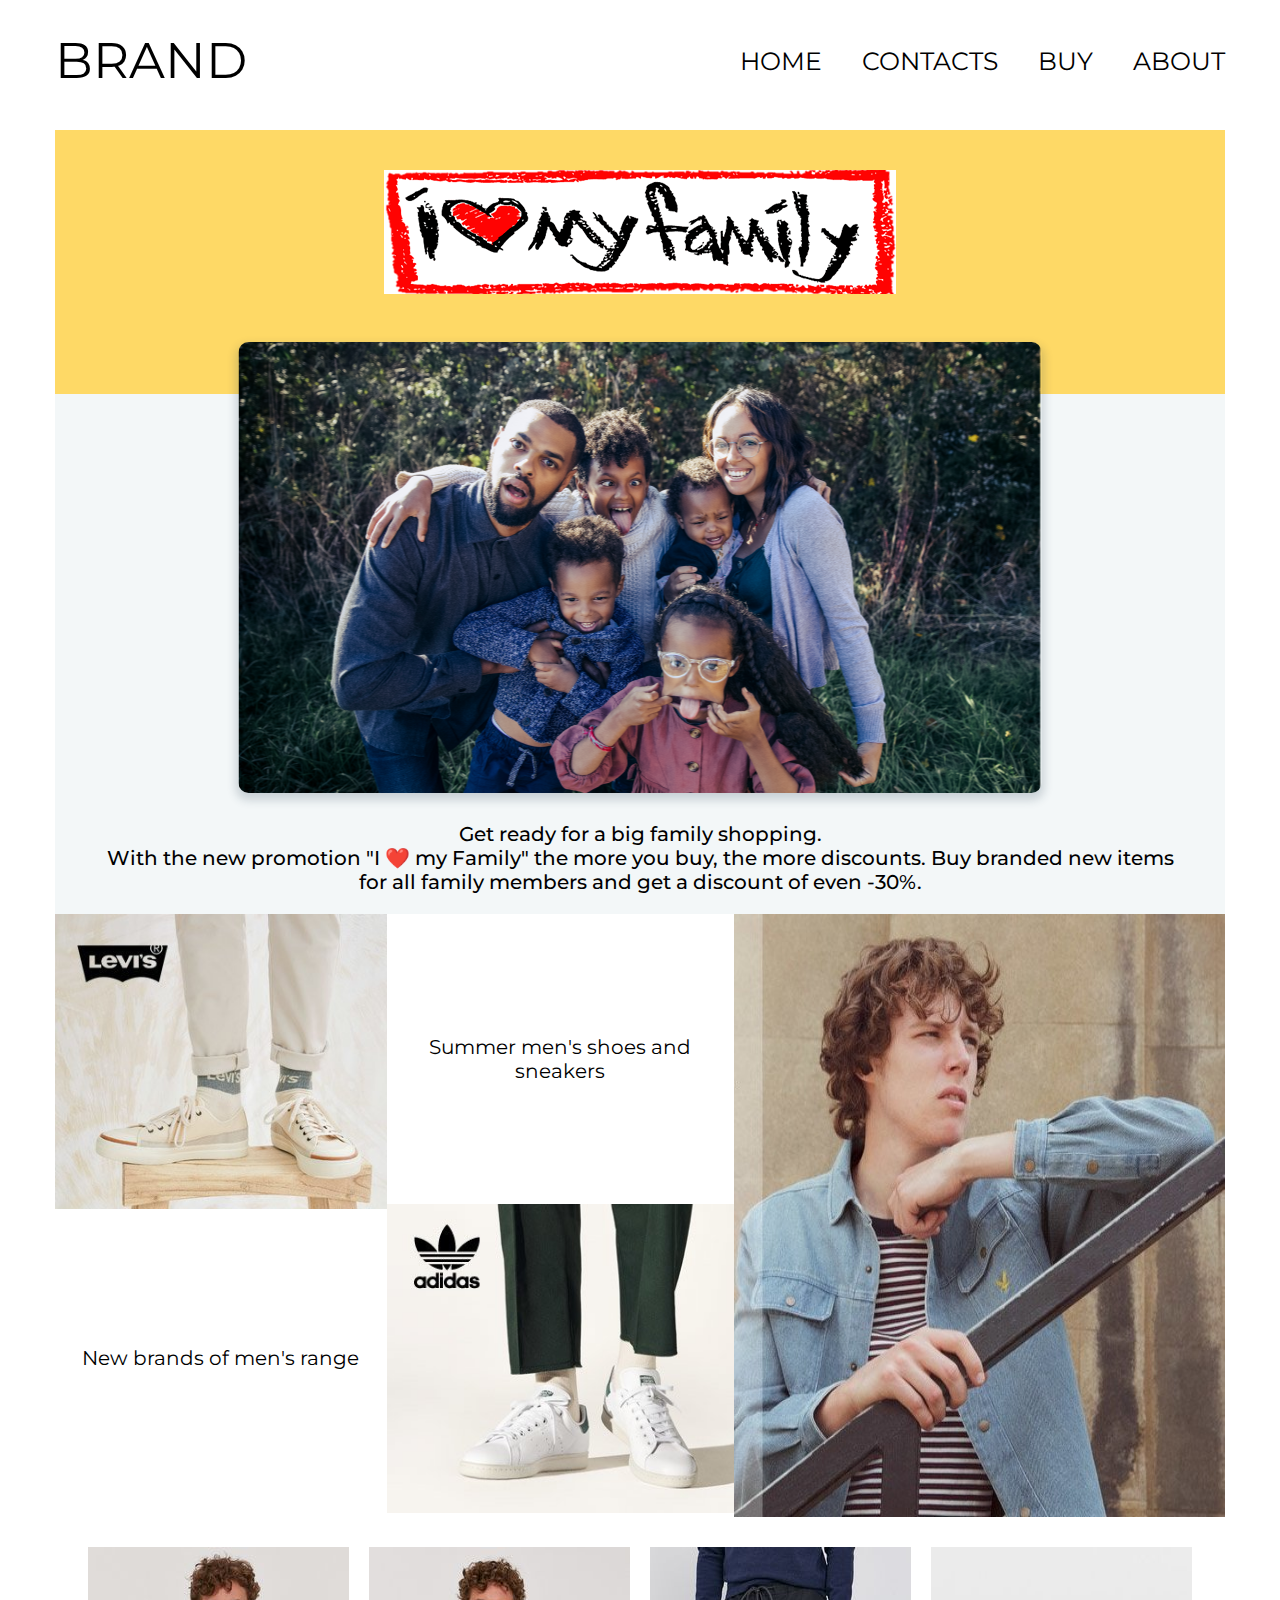
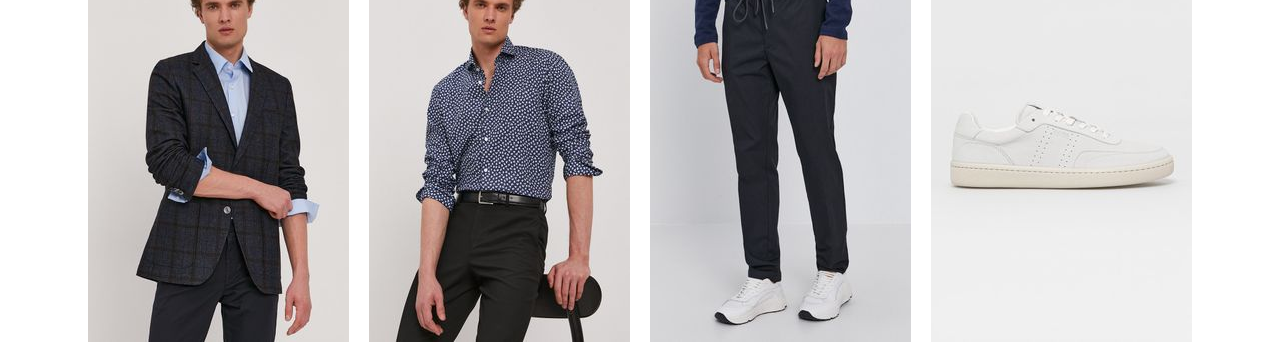
<file: lesson 3/task1/index.html>
<!DOCTYPE html>
<html lang="en">

<head>
    <meta charset="UTF-8">
    <meta http-equiv="X-UA-Compatible" content="IE=edge">
    <meta name="viewport" content="width=device-width, initial-scale=1.0">
    <link rel="preconnect" href="https://fonts.gstatic.com">
    <link href="https://fonts.googleapis.com/css2?family=Montserrat:wght@300;500;700&display=swap" rel="stylesheet">
    <link rel="stylesheet" href="css/style.css">

    <title>Brand</title>
</head>

<body>
    <div class="layout" id="layout">


        <header class="header">
            <div class="container">
                <div class="header__inner">
                    <p class="header__logo">Brand</p>
                    <div class="header__menu">
                        <nav class="nav">
                            <a href="#" class="nav__link">Home</a>
                            <a href="#" class="nav__link">Contacts</a>
                            <a href="#" class="nav__link">Buy</a>
                            <a href="#" class="nav__link">About</a>
                        </nav>
                    </div>
                </div>
            </div>
        </header>

        <section>
            <div class="intro">
                <div class="container">
                    <div class="summary">
                        <img src="img/summary.png" alt="family">
                    </div>
                    <div class="action">
                        <img src="img/action.png" alt="family-foto">
                        <p>Get ready for a big family shopping.<br> With the new promotion "I ❤️ my Family" the more you
                            buy, the more discounts. Buy branded
                            new items for all family members and get a discount of even -30%.</p>
                    </div>
                </div>
            </div>
        </section>


        <section>
            <div class="information">
                <div class="container">
                    <div class="information__inner">
                        <div class="information__content">
                            <div class="information__content-inner">
                                <div class="information__content-elemets">
                                    <img src="img/img-1.jpg" alt="Levis">
                                    <p>New brands of men's range</p>
                                </div>
                                <div class="information__content-elemets">
                                    <p>Summer men's shoes and sneakers</p>
                                    <img src="img/img-2.jpg" alt="Addidas">
                                </div>
                            </div>
                        </div>
                        <img src="img/information.jpg" class="information__img" alt="shoes">
                    </div>
                </div>
            </div>
        </section>

        <section>
            <div class="gallery">
                <div class="container">
                    <div class="gallery__inner">
                        <img src="img/gallery-first.jpg" alt="clothes">
                        <img src="img/gallery-second.jpg" alt="clothes">
                        <img src="img/gallery-third.jpg" alt="clothes">
                        <img src="img/gallery-fourth.jpg" alt="clothes">
                    </div>
                </div>
            </div>
        </section>

    </div>
</body>

</html>
</file>
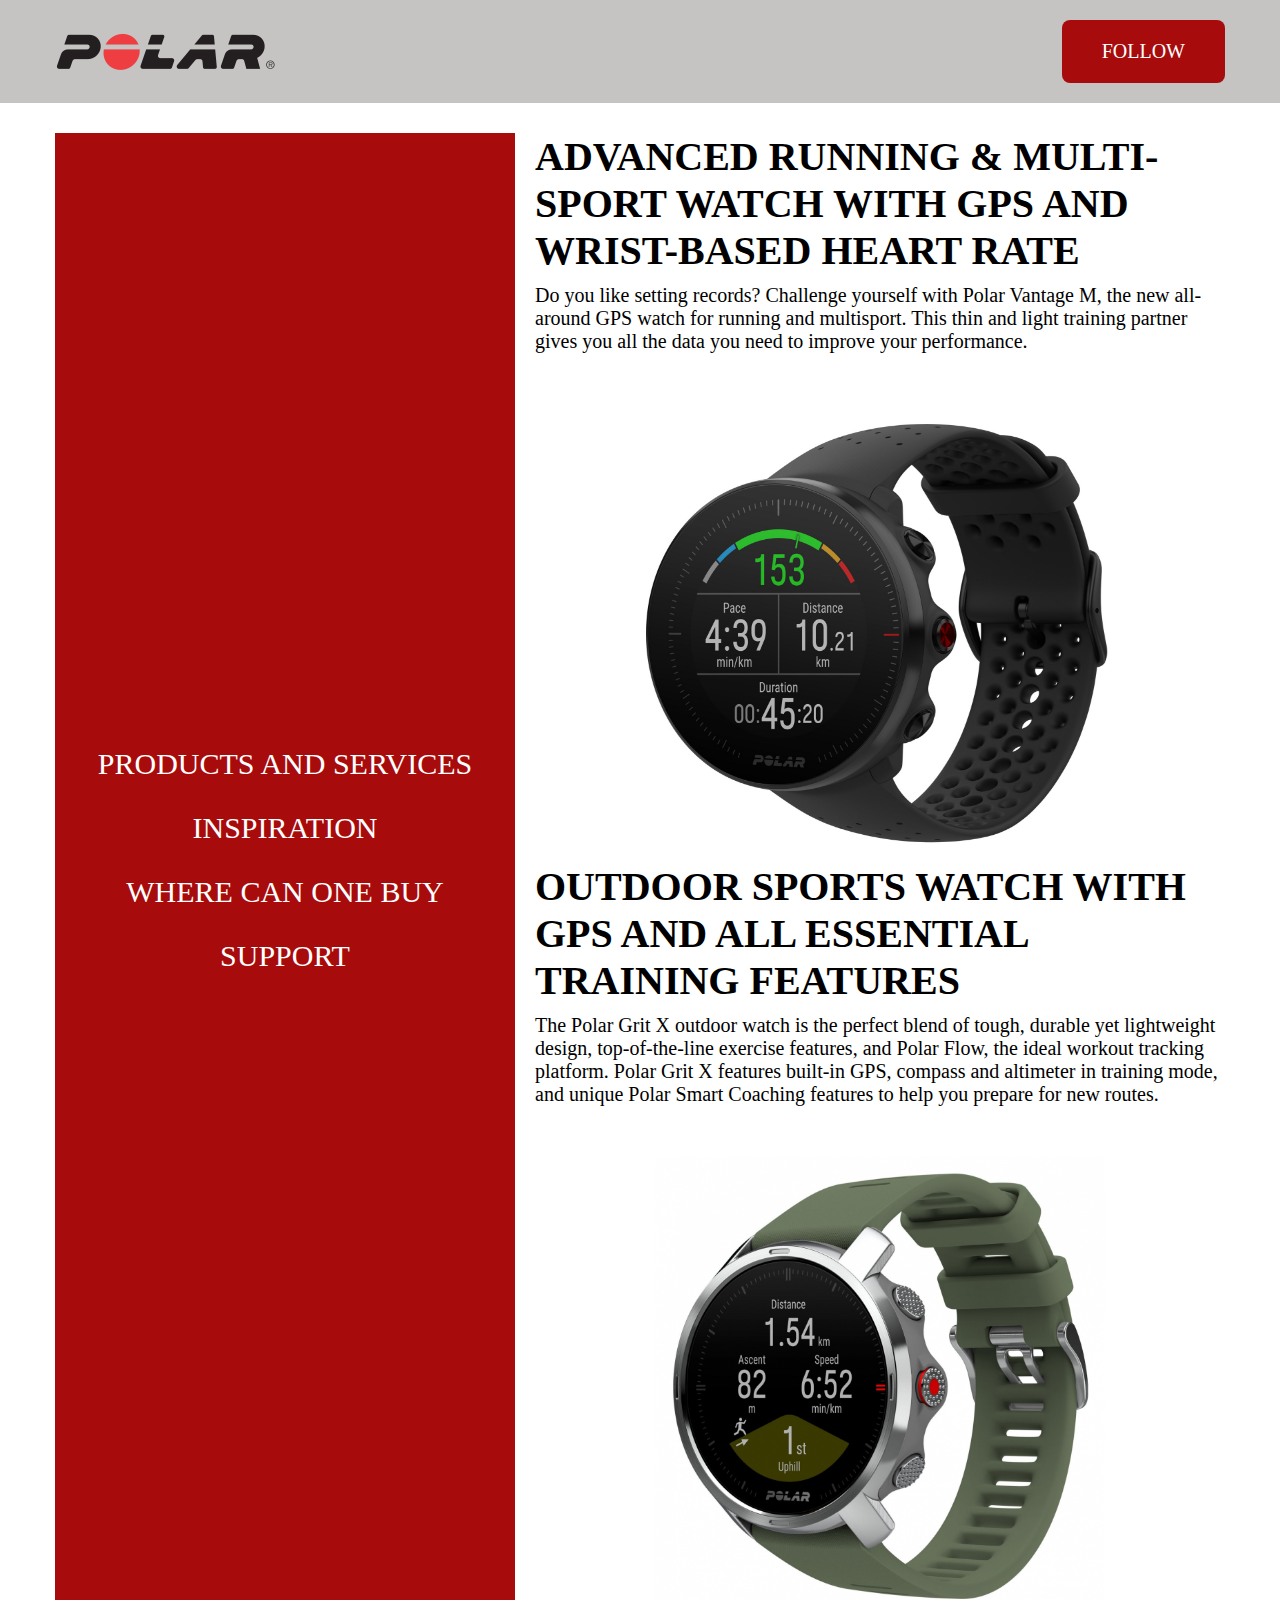
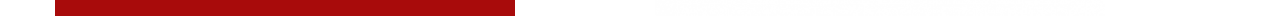
<file: lesson2_homework_Pokrovets/tas3/index.html>
<!DOCTYPE html>
<html lang="en">

<head>
    <meta charset="UTF-8">
    <meta http-equiv="X-UA-Compatible" content="IE=edge">
    <meta name="viewport" content="width=device-width, initial-scale=1.0">

    <link rel="stylesheet" href="css/style.css">
    <title>Task3</title>
</head>

<body>
    <div class="layout" id="layout">
        <!-- header -->
        <header id="header">
            <div class="container">
                <div class="header__inner">
                    <img src="img/polar_logo.png" alt="" class="logo">
                    <a href="#" class="btn-text header__btn">follow</a>
                </div>
            </div>
        </header>
        <!-- header -->

        <main id="main">
            <div class="container">
                <div class="inner">
                    <div id="menu">
                        <nav class="nav">
                            <a href="#" class="nav__link">products and services</a>
                            <a href="#" class="nav__link">inspiration</a>
                            <a href="#" class="nav__link">where can one buy</a>
                            <a href="#" class="nav__link">support</a>
                        </nav>
                    </div>
                    <div class="content">
                        <div id="post">
                            <h2>advanced running & multi-sport watch with gps and wrist-based heart rate</h2>
                            <p>Do you like setting records? Challenge yourself with Polar Vantage M, the new all-around
                                GPS watch for running and multisport. This thin and light training partner gives you all
                                the data you need to improve your performance.</p>
                            <img src="img/polar-vantage-m.jpg" alt="" width="500px" height="460px">
                        </div>
                        <div id="post">
                            <h2>outdoor sports watch with gps and all essential training features</h2>
                            <p>The Polar Grit X outdoor watch is the perfect blend of tough, durable yet lightweight
                                design, top-of-the-line exercise features, and Polar Flow, the ideal workout tracking
                                platform. Polar Grit X features built-in GPS, compass and altimeter in training mode,
                                and unique
                                Polar Smart Coaching features to help you prepare for new routes.</p>
                            <img src="img/polar-grit-x.jpg" alt="" width="690px" height="460px">
                        </div>
                    </div>
                </div>
            </div>
        </main>
    </div>
</body>

</html>
</file>
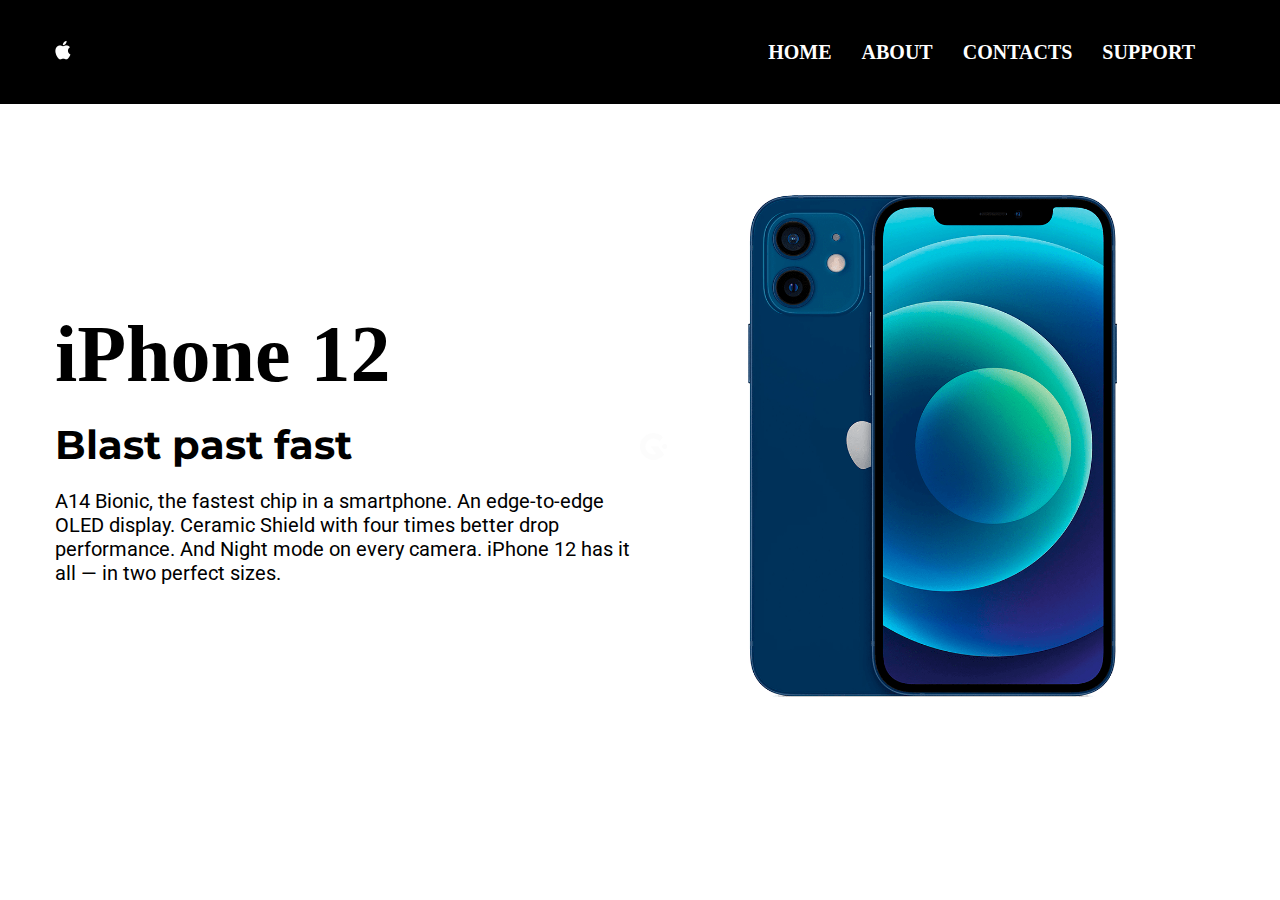
<file: lesson2_homework_Pokrovets/task1/index.html>
<!DOCTYPE html>
<html lang="en">

<head>
    <meta charset="UTF-8">
    <meta http-equiv="X-UA-Compatible" content="IE=edge">
    <meta name="viewport" content="width=device-width, initial-scale=1.0">
    <link rel="stylesheet" href="css/style.css">

    <link rel="preconnect" href="https://fonts.gstatic.com">
    <link
        href="https://fonts.googleapis.com/css2?family=Coming+Soon&family=Montserrat:wght@300&family=Roboto:wght@300&display=swap"
        rel="stylesheet">
    <title>Task1</title>
</head>

<body>
    <!-- layout -->
    <div class="layout" id="layout">


        <!-- header -->
        <header class="header">
            <div class="container">
                <div class="header__inner">
                    <img src="img/logo.png" alt="" class="header__logo">
                    <div class="header__menu">
                        <nav class="nav">
                            <a href="#" class="nav__link">Home</a>
                            <a href="#" class="nav__link">About</a>
                            <a href="#" class="nav__link">Contacts</a>
                            <a href="#" class="nav__link">Support</a>
                        </nav>
                    </div>
                </div>
            </div>
        </header>
        <!-- header -->



        <!-- main -->
        <main id="main">
            <div class="content">
                <div class="container">
                    <div class="content__inner">
                        <div class="content__text">
                            <h1 class="content__text-title">iPhone 12</h1>
                            <h2 class="content__text-subtitle">Blast past fast</h2>
                            <p class="content__text-slogan">A14 Bionic, the fastest chip in a smartphone.
                                An edge-to-edge OLED display. Ceramic Shield with four times better drop performance.
                                And Night mode on every camera. iPhone 12 has it all — in two perfect sizes.</p>
                        </div>
                        <img src="img/content_img.png" alt="iPhone">
                    </div>
                </div>
            </div>
        </main>
        <!-- main -->

    </div>
    <!-- layout -->

</body>

</html>
</file>
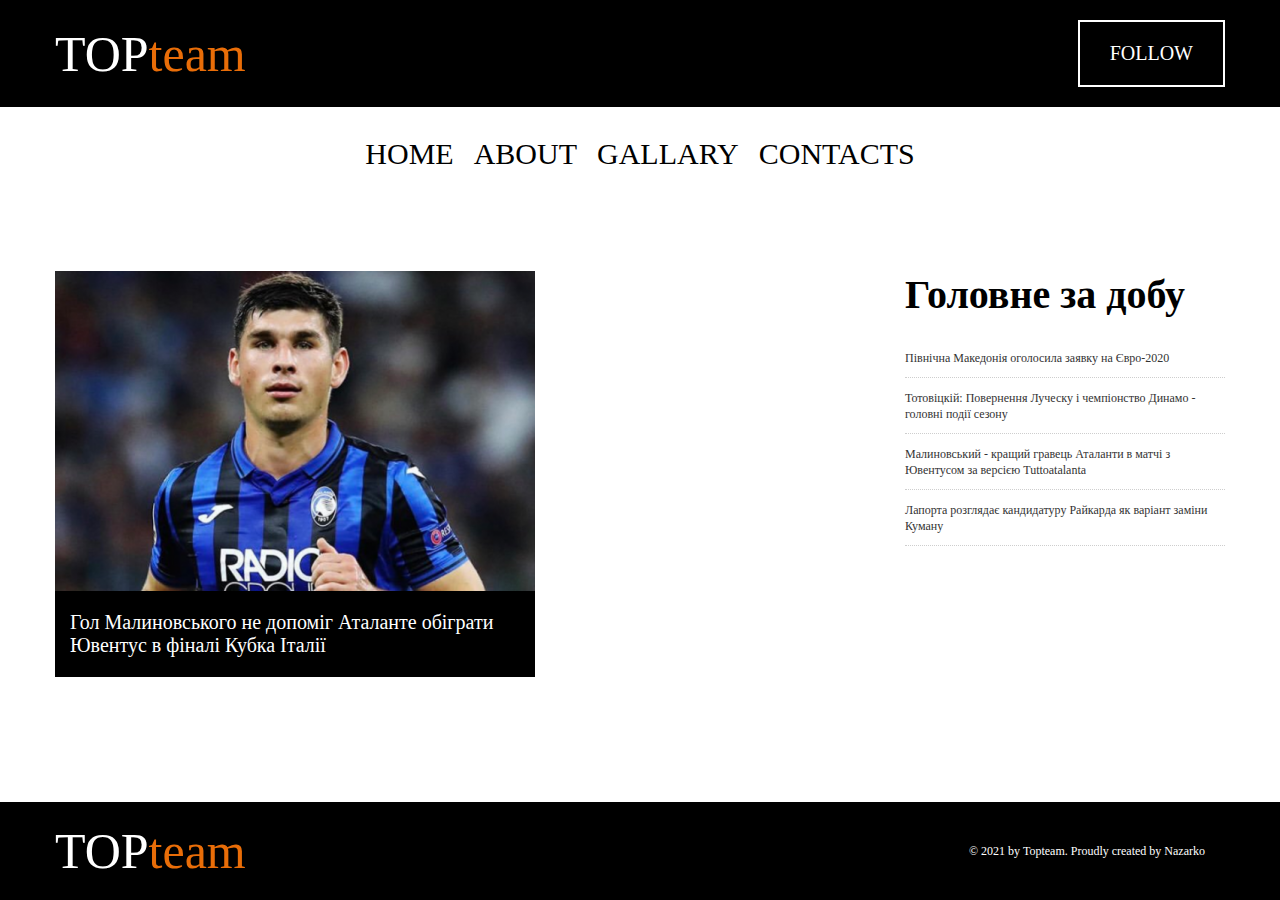
<file: lesson2_homework_Pokrovets/task2/index.html>
<!DOCTYPE html>
<html lang="en">

<head>
    <meta charset="UTF-8">
    <meta http-equiv="X-UA-Compatible" content="IE=edge">
    <meta name="viewport" content="width=device-width, initial-scale=1.0">
    <link rel="stylesheet" href="css/style.css">
    <title>Task2</title>
</head>

<body>
    <!-- layout -->
    <div class="layout" id="layout">

        <!-- header -->
        <header class="header">
            <div class="container">
                <div class="header__inner">
                    <a href="" class="logo">TOP<span>team</span></a>
                    <a href="#" class="header__btn btn">Follow</a>
                </div>
            </div>
        </header>
        <!-- header -->

        <!-- nav -->
        <nav class="nav">
            <div class="container">
                <div class="nav__inner">
                    <a href="#" class="nav__link">Home</a>
                    <a href="#" class="nav__link">About</a>
                    <a href="#" class="nav__link">Gallary</a>
                    <a href="#" class="nav__link">Contacts</a>
                </div>
            </div>
        </nav>
        <!-- nav -->

        <!-- main -->
        <main id="main">
            <div class="container">
                <div class="inner">
                    <div class="content">
                        <img src="img/5dee2c05bc5e2.png" alt="" />
                        <p>Гол Малиновського не допоміг Аталанте обіграти Ювентус в фіналі Кубка Італії</p>
                    </div>
                    <div class="aside">
                        <h2>Головне за добу</h2>
                        <div class="aside__news">
                            <ul>
                                <li><a href="#">Північна Македонія оголосила заявку на Євро-2020</a></li>
                                <li><a href="#">Тотовіцкій: Повернення Луческу і чемпіонство Динамо - головні події
                                        сезону</a></li>
                                <li> <a href="#">Малиновський - кращий гравець Аталанти в матчі з Ювентусом за версією
                                        Tuttoatalanta</a></li>
                                <li><a href="#">Лапорта розглядає кандидатуру Райкарда як варіант заміни Куману</a></li>
                            </ul>
                        </div>
                    </div>
                </div>
            </div>
        </main>
        <!-- main -->

        <!-- footer -->
        <footer class="footer">
            <div class="container">
                <div class="footer__inner">
                    <a href="" class="logo">TOP<span>team</span></a>
                    <p>© 2021 by Topteam. Proudly created by Nazarko</p>
                </div>
            </div>
        </footer>
        <!-- footer -->

    </div>
    <!-- layout -->

</body>

</html>
</file>
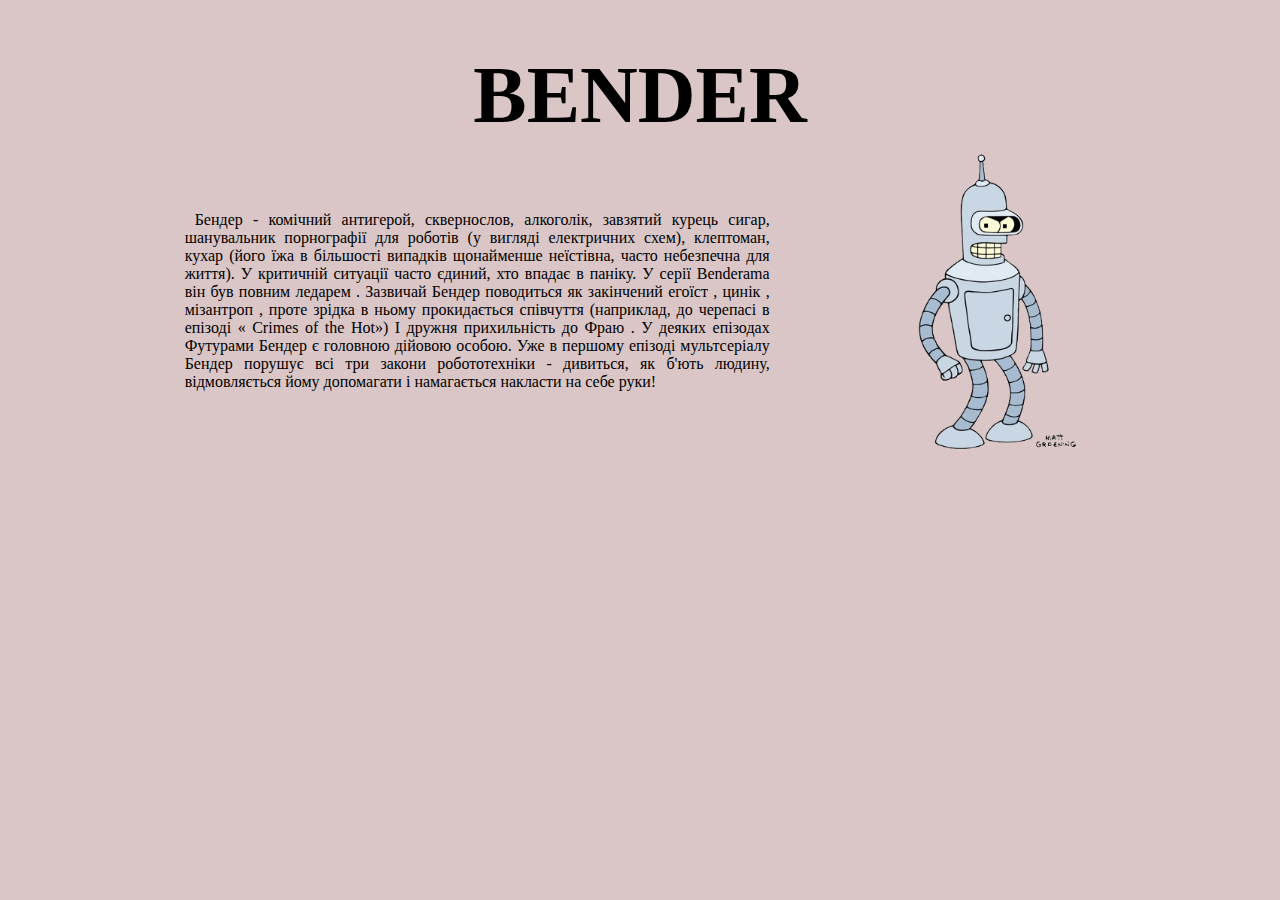
<file: lesson1/bender.html>
<!DOCTYPE html>
<html lang="en">

<head>
    <meta charset="UTF-8">
    <meta http-equiv="X-UA-Compatible" content="IE=edge">
    <meta name="viewport" content="width=device-width, initial-scale=1.0">
    <link rel="stylesheet" href="css/style.css">
    <title>Futurama</title>
</head>

<body>
    <div class="bender">
        <div class="container">
            <div class="bender__content">
                <h1>Bender</h1>
                <div class="bender__inner">
                    <p style="text-indent: 10px; text-align: justify;">Бендер - комічний антигерой, сквернослов,
                        алкоголік, завзятий курець
                        сигар, шанувальник порнографії для роботів (у вигляді електричних схем), клептоман, кухар
                        (його їжа в більшості випадків щонайменше неїстівна, часто небезпечна для життя). У критичній
                        ситуації часто єдиний, хто впадає в паніку. У серії Benderama він був повним ледарем . Зазвичай
                        Бендер поводиться як закінчений егоїст , цинік , мізантроп , проте зрідка в ньому прокидається
                        співчуття (наприклад, до черепасі в епізоді « Crimes of the Hot») І дружня прихильність до Фраю
                        . У деяких епізодах Футурами Бендер є головною дійовою особою. Уже в першому епізоді
                        мультсеріалу Бендер порушує всі три закони робототехніки - дивиться, як б'ють людину,
                        відмовляється йому допомагати і намагається накласти на себе руки!</p>
                    <img src="img/bender.png" alt="">
                </div>
            </div>
        </div>
    </div>
</body>

</html>
</file>
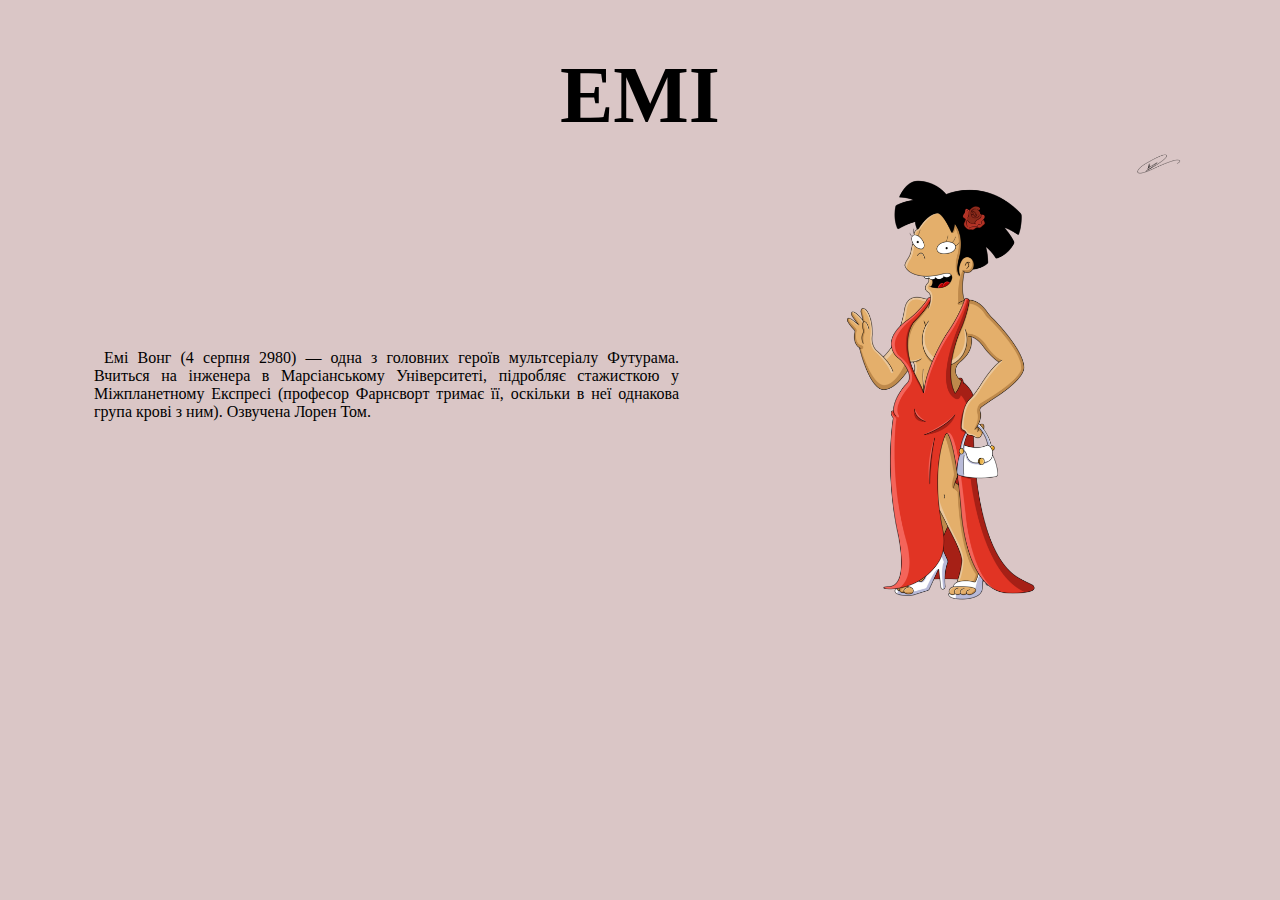
<file: lesson1/emi.html>
<!DOCTYPE html>
<html lang="en">

<head>
    <meta charset="UTF-8">
    <meta http-equiv="X-UA-Compatible" content="IE=edge">
    <meta name="viewport" content="width=device-width, initial-scale=1.0">
    <link rel="stylesheet" href="css/style.css">
    <title>Futurama</title>
</head>

<body>
    <div class="emi">
        <div class="container">
            <div class="emi__content">
                <h1>Емі</h1>
                <div class="emi__inner">
                    <p style="text-indent: 10px; text-align: justify;">Емі Вонг (4 серпня 2980) — одна з головних героїв
                        мультсеріалу Футурама. Вчиться на інженера в Марсіанському Університеті, підробляє стажисткою у
                        Міжпланетному Експресі (професор Фарнсворт тримає її, оскільки в неї однакова група крові з
                        ним). Озвучена Лорен Том.</p>
                    <img src="img/emi.png" alt="" style="max-width: 40%;">
                </div>
            </div>
        </div>
    </div>
</body>

</html>
</file>
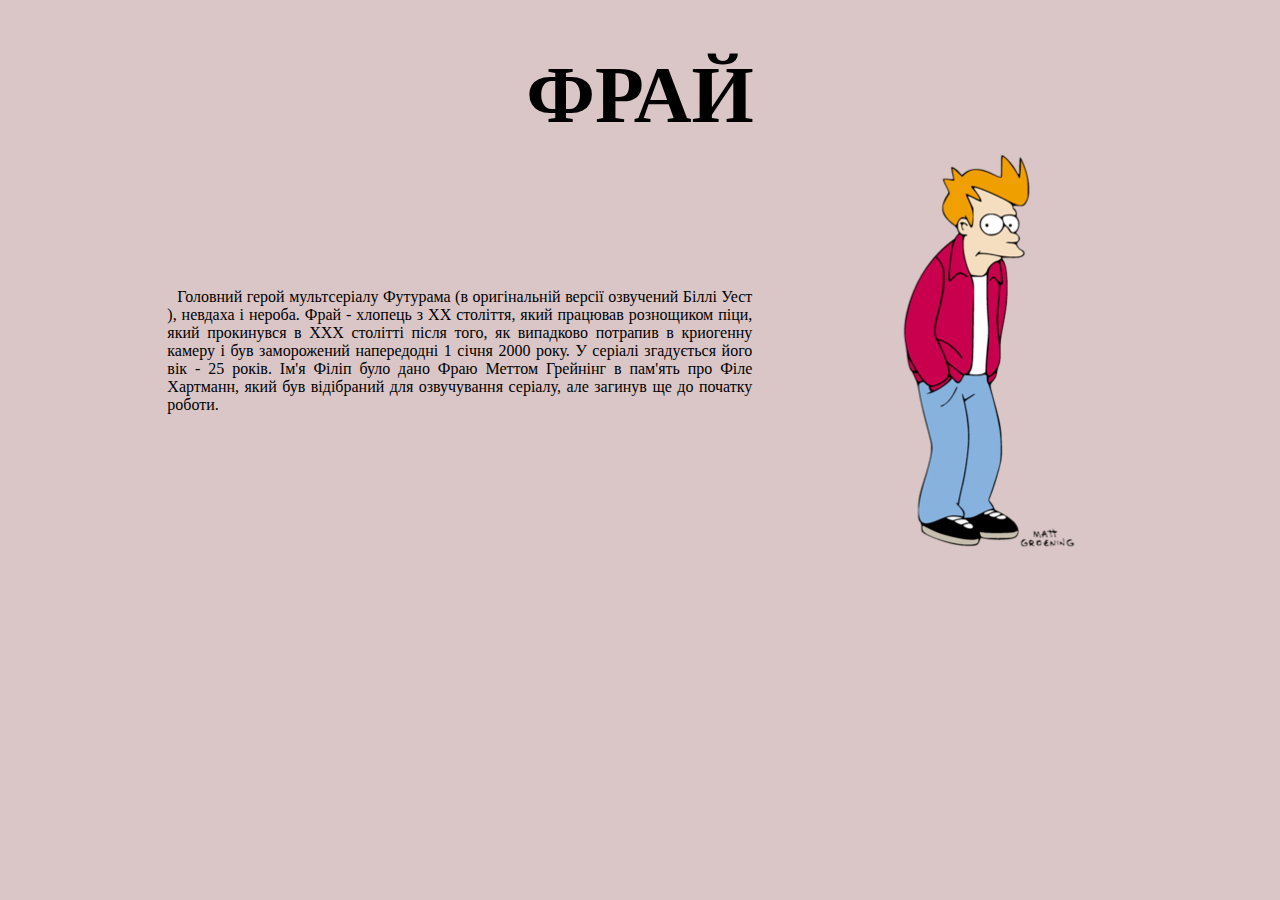
<file: lesson1/frai.html>
<!DOCTYPE html>
<html lang="en">

<head>
    <meta charset="UTF-8">
    <meta http-equiv="X-UA-Compatible" content="IE=edge">
    <meta name="viewport" content="width=device-width, initial-scale=1.0">
    <link rel="stylesheet" href="css/style.css">
    <title>Futurama</title>
</head>

<body>
    <div class="frai">
        <div class="container">
            <div class="frai__content">
                <h1>Фрай</h1>
                <div class="frai__inner">
                    <p style="text-indent: 10px; text-align: justify;">Головний герой мультсеріалу Футурама (в
                        оригінальній версії озвучений Біллі Уест ), невдаха і нероба. Фрай - хлопець з XX століття,
                        який працював рознощиком піци, який прокинувся в XXX столітті після того, як випадково потрапив
                        в криогенну камеру і був заморожений напередодні 1 січня 2000 року. У серіалі згадується його
                        вік - 25 років. Ім'я Філіп було дано Фраю Меттом Грейнінг в пам'ять про Філе Хартманн, який був
                        відібраний для озвучування серіалу, але загинув ще до початку роботи.</p>
                    <img src="img/frai.png" alt="">
                </div>
            </div>
        </div>
    </div>
</body>

</html>
</file>
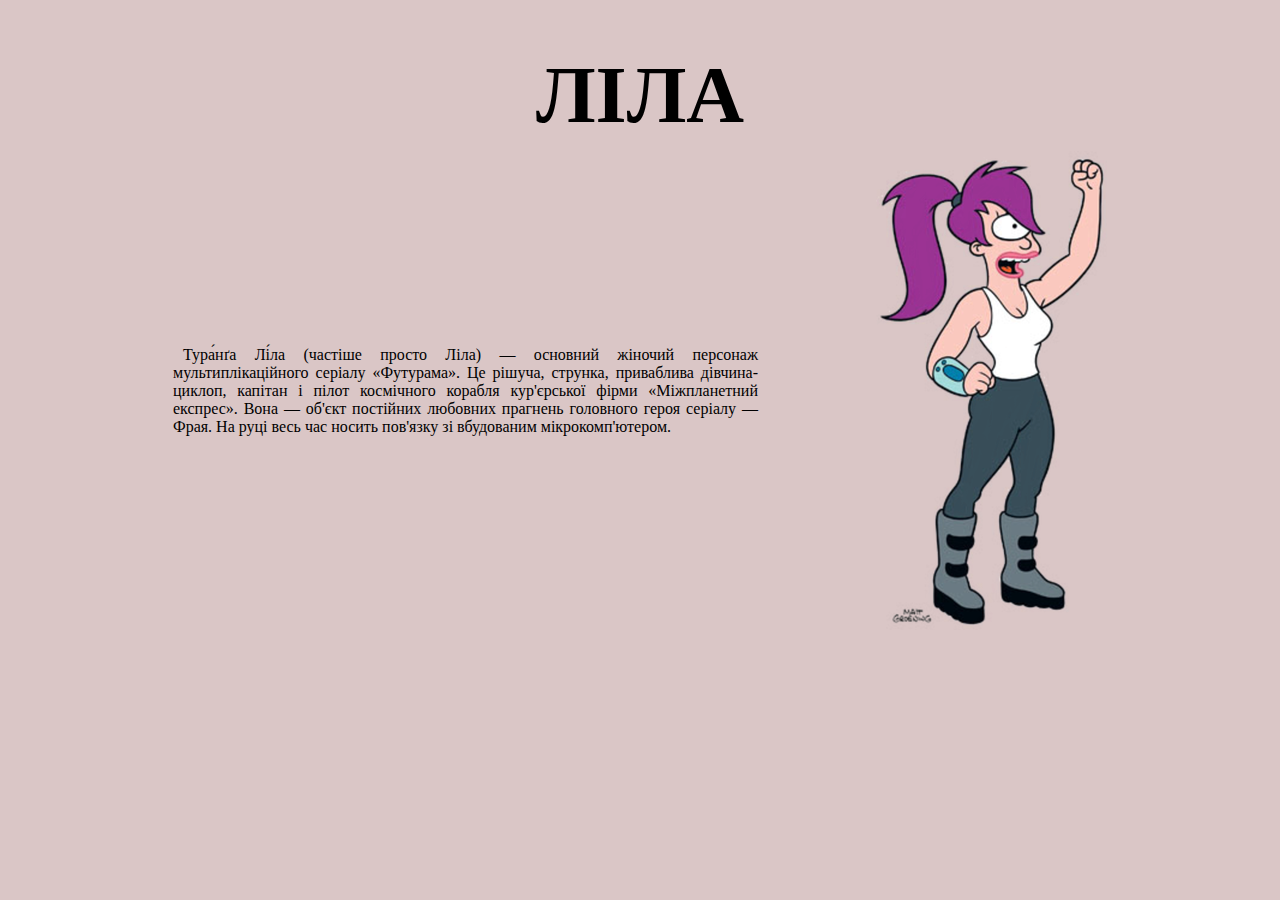
<file: lesson1/lila.html>
<!DOCTYPE html>
<html lang="en">

<head>
    <meta charset="UTF-8">
    <meta http-equiv="X-UA-Compatible" content="IE=edge">
    <meta name="viewport" content="width=device-width, initial-scale=1.0">
    <link rel="stylesheet" href="css/style.css">
    <title>Futurama</title>
</head>

<body>
    <div class="lila">
        <div class="container">
            <div class="lila__content">
                <h1>Ліла</h1>
                <div class="lila__inner">
                    <p style="text-indent: 10px; text-align: justify;">Тура́нґа Лі́ла (частіше просто Ліла) — основний
                        жіночий персонаж мультиплікаційного серіалу «Футурама». Це рішуча, струнка, приваблива
                        дівчина-циклоп, капітан і пілот космічного корабля кур'єрської фірми «Міжпланетний експрес».
                        Вона — об'єкт постійних любовних прагнень головного героя серіалу — Фрая. На руці весь час
                        носить пов'язку зі вбудованим мікрокомп'ютером.</p>
                    <img src="img/lila.png" alt="">
                </div>
            </div>
        </div>
    </div>
</body>

</html>
</file>
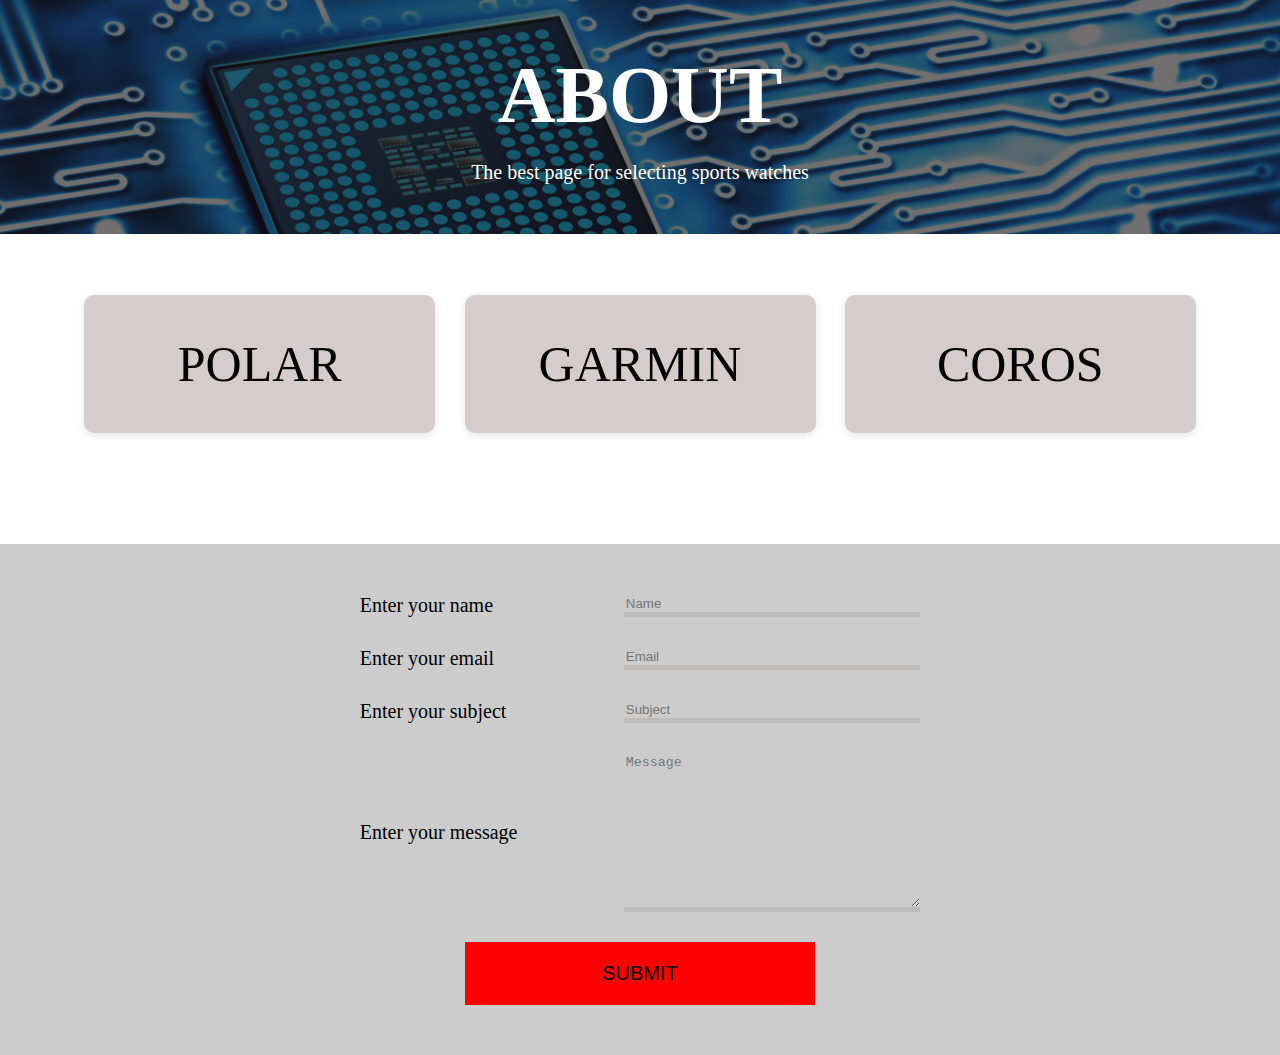
<file: practice 2_Pokrovets/1/indext.html>
<!DOCTYPE html>
<html lang="en">

<head>
    <meta charset="UTF-8">
    <meta http-equiv="X-UA-Compatible" content="IE=edge">
    <meta name="viewport" content="width=device-width, initial-scale=1.0">
    <link rel="stylesheet" href="css/style.css">
    <title>First</title>
</head>

<body>
    <div class="about">
        <div class="container">
            <h2 class="about__title">About</h2>
            <p class="about__text">The best page for selecting sports watches</p>
        </div>
    </div>

    <div class="widget">
        <div class="container">
            <div class="widget__inner">
                <div class="widget__elemet">
                    <a href="#">polar</a>
                </div>
                <div class="widget__elemet">
                    <a href="#">garmin</a>
                </div>
                <div class="widget__elemet">
                    <a href="#">coros</a>
                </div>
            </div>
        </div>
    </div>

    <form action="index.html" method="POST" class="contacts">
        <div class="container">
            <div class="contacts__inner">
                <div class="name">
                    <p>Enter your name</p>
                    <input type="text" name="firstname" placeholder="Name">
                </div>
                <div class="email">
                    <p>Enter your email</p>
                    <input type="email" name="email" placeholder="Email" required>
                </div>
            </div>
            <div class="subject">
                <p>Enter your subject</p>
                <input type="text" name="subject" placeholder="Subject" required>
            </div>
            <div class="message">
                <p>Enter your message</p>
                <textarea name="message" id="" cols="30" rows="10" placeholder="Message" required></textarea>
            </div>
            <input type="submit" id="submit" name="submit" value="Submit">
        </div>
    </form>


</body>

</html>
</file>
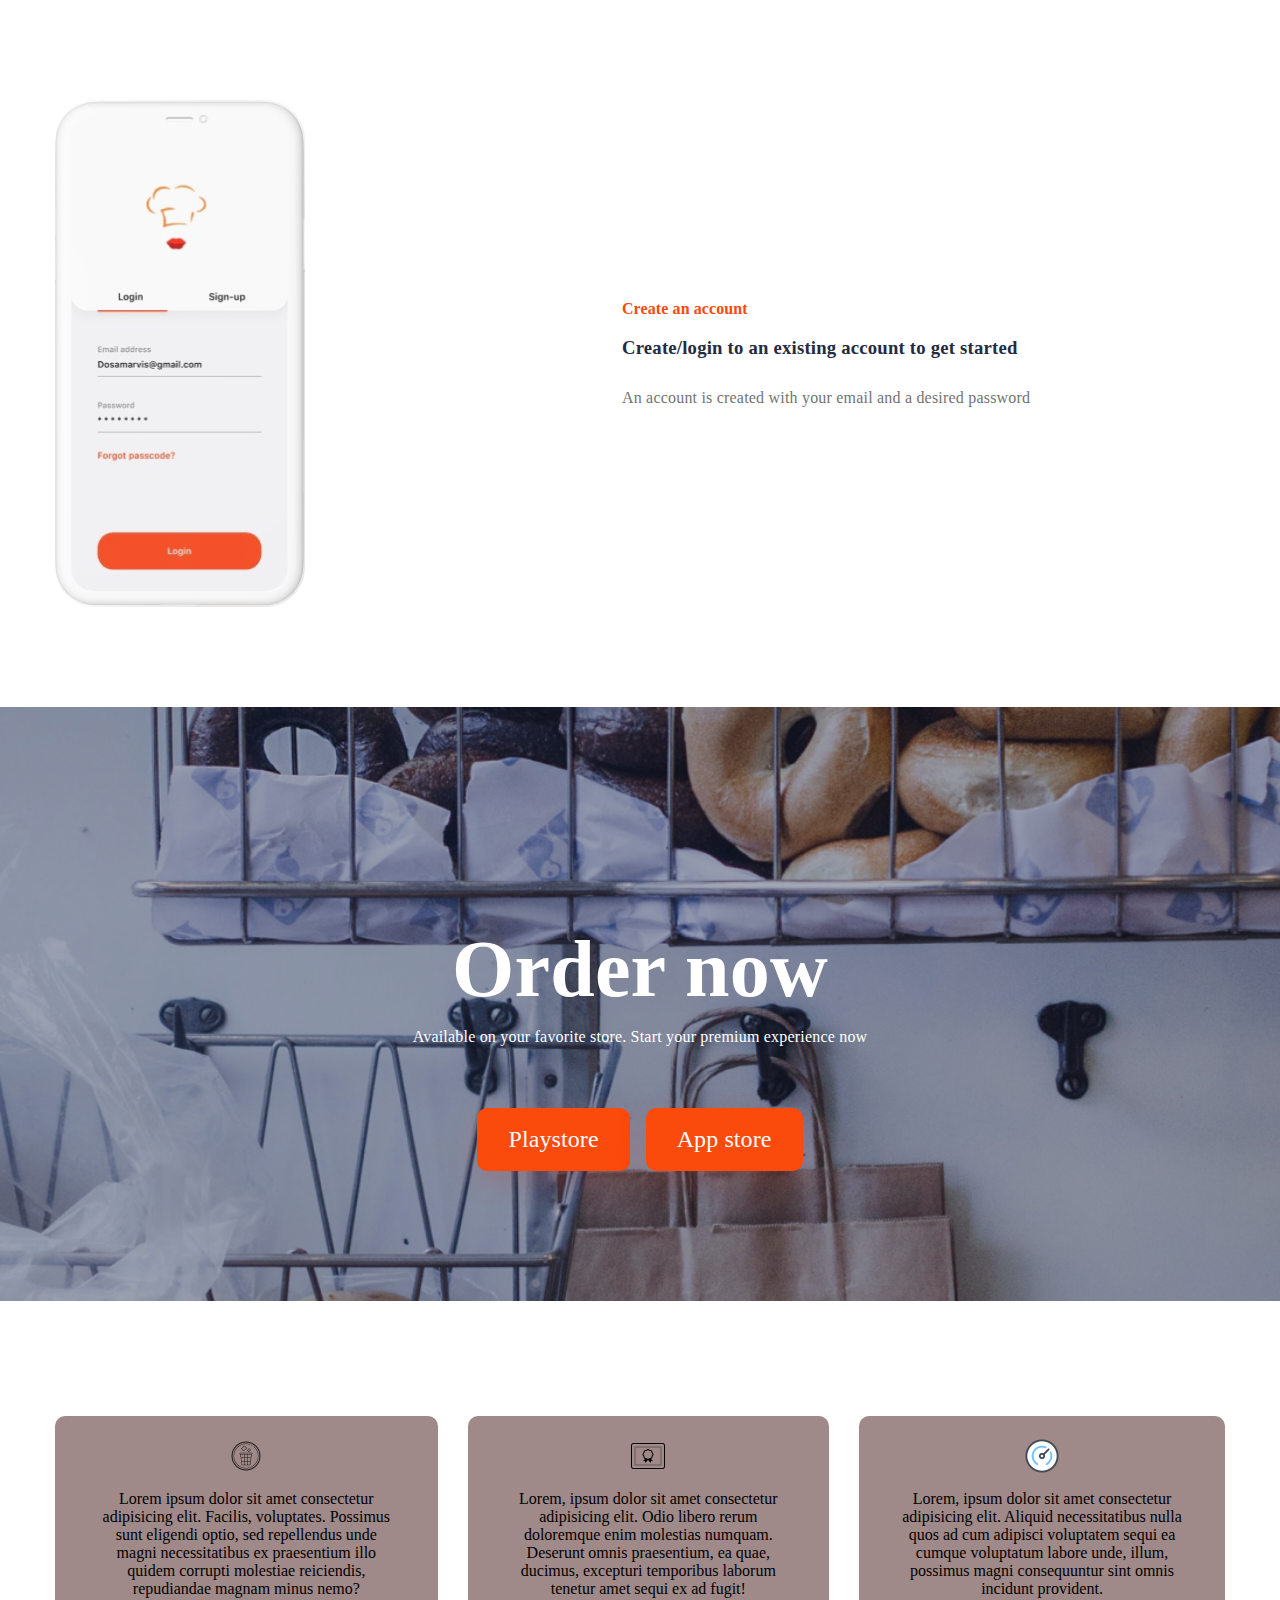
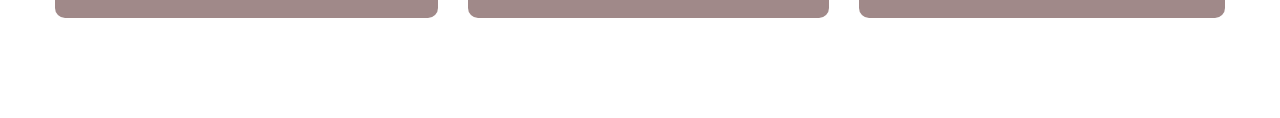
<file: practice 2_Pokrovets/2/indext.html>
<!DOCTYPE html>
<html lang="en">

<head>
    <meta charset="UTF-8">
    <meta http-equiv="X-UA-Compatible" content="IE=edge">
    <meta name="viewport" content="width=device-width, initial-scale=1.0">

    <link rel="stylesheet" href="css/style.css">
    <title>Task2</title>
</head>

<body>

    <div class="app">
        <div class="container">
            <div class="app__block-inner">
                <img src="img/mobile_first.png" alt="app">
                <div class="app__block-text">
                    <p class="app__block-text_subtitle">Create an account</p>
                    <h3 class="app__block-text_title">Create/login to an existing account to get
                        started</h3>
                    <p class="app__block-text_paragraph">An account is created with your email and a
                        desired password</p>
                </div>
            </div>
        </div>
    </div>


    <div class="order">
        <div class="container">
            <div class="order__inner">
                <h3 class="order__title">Order now</h3>
                <p class="order__text">Available on your favorite store. Start your premium experience now
                </p>
                <div class="order__btn">
                    <a href="#" class="order__btn-link">Playstore</a>
                    <a href="#" class="order__btn-link">App store</a>
                </div>
            </div>
        </div>
    </div>


    <div class="benefits">
        <div class="container">
            <div class="benefits__inner">
                <div class="benefits__elemets">
                    <img src="img/icons8-keep-clean-40.png" alt="">
                    <p>Lorem ipsum dolor sit amet consectetur adipisicing elit. Facilis, voluptates. Possimus sunt
                        eligendi optio, sed repellendus unde magni necessitatibus ex praesentium illo quidem corrupti
                        molestiae reiciendis, repudiandae magnam minus nemo?</p>
                </div>
                <div class="benefits__elemets">
                    <img src="img/icons8-quality-40.png" alt="">
                    <p>Lorem, ipsum dolor sit amet consectetur adipisicing elit. Odio libero rerum doloremque enim
                        molestias numquam. Deserunt omnis praesentium, ea quae, ducimus, excepturi temporibus laborum
                        tenetur amet sequi ex ad fugit!</p>
                </div>
                <div class="benefits__elemets">
                    <img src="img/icons8-speed-40.png" alt="">
                    <p>Lorem, ipsum dolor sit amet consectetur adipisicing elit. Aliquid necessitatibus nulla quos ad
                        cum adipisci voluptatem sequi ea cumque voluptatum labore unde, illum, possimus magni
                        consequuntur sint omnis incidunt provident.</p>
                </div>
            </div>
        </div>
    </div>

</body>

</html>
</file>
<file: lesson1/css/style.css>
body {
    margin: 0;
    padding: 0;
    background: rgb(218, 198, 198);
}

h1,
h2,
p {
    margin: 0;
    padding: 0;
}

img {
    max-width: 100%;
}

a {
    text-decoration: none;
}

.container {
    max-width: 1170px;
    margin: 0 auto;
    padding: 0 20px;
}

.header {
    position: relative;
    background: url('..//img/bg.png') no-repeat;
    background-position: center;
    background-size: cover;
    z-index: 1;
    margin-bottom: 100px;

}

.header::after {
    position: absolute;
    content: '';
    background: linear-gradient(0deg, rgba(23, 16, 16, 0.6), rgb(23 16 16 / 79%));
    width: 100%;
    height: 100%;
    left: 0;
    top: 0;
    z-index: -1;
}

.header__content {
    height: 700px;
    display: flex;
    flex-direction: column;
    justify-content: center;
    align-items: center;
}

.header__title {
    color: #fff;
    font-size: 80px;
    text-transform: uppercase;
    margin-bottom: 10px;
}

.header__subtitle {
    color: #fff;
    font-size: 30px;
}

.character {
    display: flex;
    flex-direction: column;
    justify-content: center;
    text-align: center;
}

.character h2 {
    font-size: 40px;
    text-transform: uppercase;
    margin-bottom: 10px;
}

.character__list {
    list-style: none;
}

.character__list li {
    margin-bottom: 5px;
}

.character__list li>a {
    color: #000000;
    font-size: 30px;
}

.character__list :hover {
    color: #fff;
    background: #000;
}

.bender__content,
.lila__content,
.frai__content,
.emi__content {
    margin-top: 50px;
}

.bender__content h1,
.lila__content h1,
.frai__content h1,
.emi__content h1 {
    font-size: 80px;
    text-transform: uppercase;
    margin-bottom: 10px;
    text-align: center;
}

.bender__inner,
.lila__inner,
.emi__inner,
.frai__inner {
    display: flex;
    justify-content: space-evenly;
}

.bender__inner p,
.lila__inner p,
.emi__inner p,
.frai__inner p {
    max-width: 50%;
    display: flex;
    align-items: center;
}
</file>
<file: lesson4/css/style.css>
* {
    margin: 0;
    padding: 0;
    font-family: 'Montserrat', sans-serif;
}


h1,
h2,
p {
    margin: 0;
    padding: 0;
}

a {
    text-decoration: none;
}

.container {
    max-width: 1600px;
    margin: 0 auto;
    padding: 0 30px;
}

.btn {
    max-width: 350px;
    display: flex;
    align-items: center;
    justify-content: center;

    height: 60px;
    border-radius: 8px;
}

.intro {
    position: relative;
    padding: 100px 0;
}

.intro__inner {
    display: flex;
    column-gap: 210px;
}

.intro__content {
    max-width: 641px;
}

.intro__content h2 {
    font-weight: 900;
    font-size: 25px;
    text-transform: uppercase;

    color: #ff9638;
}

.intro__content h1 {
    margin: 50px 0 60px;

    font-weight: 900;
    font-size: 30px;
    text-transform: uppercase;

}

.blue {
    color: #3298F2;
}

.color-dark {
    color: #333333;
}

.bold {
    font-weight: 900 !important;
}

.intro__content-text {
    margin-bottom: 80px;
}

.intro__content-text p {
    font-weight: 500;
    font-size: 16px;
}

.intro__content-text p:last-child {
    font-weight: bold;
    margin-top: 30px;
}

.intro__btn {
    background-color: #ff9638;

    font-weight: 900;
}

.intro__slogan p {
    font-weight: 900;
    font-size: 174px;
    text-transform: uppercase;
}

.intro__slogan p:last-child {
    font-size: 71px;
}

.intro__slogan p:nth-child(even) {
    -webkit-text-stroke: 2px #3298F2;
    color: transparent;
}

.start {
    width: 95px;
    height: 95px;
    bottom: 0;
    left: 45%;
}

.start__intro {
    width: 75px;
    height: 75px;

}

.circle {
    border: 2px solid #dfe207;
    border-radius: 100%;
    position: absolute;
    content: '';

    display: flex;
    flex-direction: column;
    align-items: center;
    justify-content: center;
}

.strat__intro-in {
    width: 65px;
    height: 65px;

    background: rgb(99, 99, 99);
    border: 2px solid #ff9638;
}

.strat__intro-in i {
    font-size: 40px;
    color: #fff;

    position: absolute;
    left: 50%;
    top: 50%;
    transform: translate(-50%, -50%);
}
</file>
<file: lesson4_practice/css/style.css>
* {
    margin: 0;
    padding: 0;
}

body {
    background-color: #fff;
}

.layout {
    position: relative;
}

.container {
    max-width: 1035px;
    margin: 0 auto;
    padding: 0 20px;
}

a {
    text-decoration: none;
}

h1,
h3,
p {
    margin: 0;
    padding: 0;
}

img {
    max-width: 100%;
}

.header {
    border: 1px solid #C4C4C4;
}

.btn {
    font-family: 'Open Sans', sans-serif;
    font-size: 14px;
    line-height: 24px;

    color: #30ABAE;
}

.header__inner {
    height: 66px;

    display: flex;
    justify-content: space-between;
    align-items: center;
}

.nav {
    display: flex;
}

.nav a:nth-child(even) {
    margin: 0 38px 0 56px;
}

.nav a {
    font-family: 'Open Sans', sans-serif;
    font-style: normal;
    font-weight: 300;
    font-size: 18px;

    color: #000000;
}

.nav a:hover {
    font-weight: bold;
}

.social {
    display: flex;
}

.social a:nth-child(even) {
    margin: 0 24px 0;
}

.social i {
    font-size: 20px;
}

.social__facebook i,
.social__twiter i {
    color: #C4C4C4;
}

.social__instagram i {
    color: #30ABAE;
}

.main__title {
    margin-top: 56px;
}

.main__title h1 {
    font-family: 'Playfair Display', serif;
    font-style: normal;
    font-weight: bold;
    font-size: 72px;

    color: #000000;
    text-transform: capitalize;
}

.gray {
    width: 693px;
    height: 656px;
    background: #F2F5F1;
    position: absolute;
    top: 185px;
    z-index: -1;
}

.intro {
    margin-top: 57px;
}

.intro__inner {
    display: flex;
    column-gap: calc((156 / 1035)*100%);
}

.intro__left {
    width: calc((210 / 1035)*100%);
}

.intro__left-title {
    margin-bottom: 15px;

    font-family: 'Playfair Display', serif;
    font-style: normal;
    font-weight: bold;
    font-size: 18px;
    letter-spacing: 0.05em;

    color: #000000;
}

.intro__left-link {
    display: flex;
    flex-direction: column;
}

.intro__left-link input {
    display: none;
}

.intro__left-link label {
    margin-bottom: 10px;
    padding-left: 19px;

    border: 1px solid #E4E4E4;
    box-sizing: border-box;
    border-radius: 50px;
    cursor: pointer;

    font-family: 'Open Sans', sans-serif;
    font-style: normal;
    font-weight: 300;
    font-size: 14px;
    line-height: 19px;
}


.intro__left-link label:hover {
    border: 1px solid #63C0C2
}

.intro__left-link input:checked+label {
    background-color: #E4E4E4;
}

.intro__left-btn {
    margin: 3px 0 0 22px;
}

.intro__right {
    width: calc((672 / 1035)*100%);
}

.intro__right {
    padding-top: 37px;
}

.intro__right-inner {
    display: flex;
    column-gap: 69px;
}

.elemets h3 {
    margin: 17px 0 15px;

    font-family: 'Playfair Display', serif;
    font-style: normal;
    font-weight: bold;
    font-size: 21px;
    color: #000000;
    text-align: center;
}

.author {
    margin-bottom: 31px;
    display: flex;
    column-gap: 13px;
    align-items: center;
    justify-content: center;
}

.mark {
    width: 5px;
    height: 5px;
    background: #C4C4C4;
    border-radius: 100%
}

.author p {
    font-family: 'Open Sans', sans-serif;
    font-size: 12px;

    color: #C0C0C0;

}

.elemets>p {
    margin-bottom: 35px;
    padding-top: 29px;
    border-top: 1px solid #ED8651;

    font-family: 'Open Sans', sans-serif;
    font-style: normal;
    font-weight: 300;
    font-size: 14px;

    color: #000000;
}

.intro__right-btn,
.gallery-btn {
    display: flex;
    align-items: center;
    justify-content: flex-end;
    column-gap: 15px;
}

.gallery__inner {
    margin-top: 120px;

    display: flex;
    column-gap: 98px;
}

.pagination {
    background-color: #F2F5F1;
}

.pagination__inner {
    height: 115px;
    margin-top: 94px;
    display: flex;
    justify-content: center;
    align-items: center;
    column-gap: 78px;
}

.arrow_left,
.arrow_right {
    width: 22.5px;
    height: 22.5px;

    border-radius: 100%;

    display: flex;
    flex-direction: column;
    justify-content: center;
    align-items: center;

    cursor: pointer;
}

.arrow_left i,
.arrow_right i {
    color: #fff;
}

.arrow_left {
    background-color: #C4C4C4;

}

.arrow_right {
    background-color: #30ABAE;
}

.number {
    display: flex;
    column-gap: 24px;
}

.number__link {
    font-family: 'Open Sans', sans-serif;
    font-style: normal;
    font-weight: 300;
    font-size: 18px;

    color: #AAAAAA;
}

.active {
    font-weight: bold;
}

.footer {
    height: 85px;
    background-color: #16595A;
}
</file>
<file: lessons5/css/style.css>
* {
    margin: 0;
    padding: 0;
    font-family: 'Montserrat', sans-serif;
}


h1,
h2,
p {
    margin: 0;
    padding: 0;
}

a {
    text-decoration: none;
}

.container {
    max-width: 1600px;
    margin: 0 auto;
    padding: 0 10px;
}

.btn {
    max-width: 300px;
    display: flex;
    align-items: center;
    justify-content: center;

    height: 60px;
    border-radius: 8px;
}

.header {
    position: relative;
    border-bottom: 2px solid #3298F2;
}

.header__inner {
    height: 93px;
    display: flex;
    align-items: center;
    justify-content: space-between;
}

.header__inner-flex {
    display: flex;
    align-items: center;
    column-gap: 20px;
}

.header__logo {
    width: 175px;
}

.active .nav {
    left: 0;

}

.nav {
    display: none;
    column-gap: 20px;
    z-index: 1;
}

.nav__link {
    font-size: 14px;
    color: #000000;
    text-transform: uppercase;
    font-weight: 500;
}

.header__btn {
    display: none;
    padding: 0 50px;
    background: transparent;
    border: 2px solid #3298F2;
    color: #3298F2;

    font-weight: 900;
}

.menu-button {
    width: 60px;
    height: 60px;
    position: absolute;
    top: 50%;
    transform: translateY(-50%);
    right: 20px;
    display: flex;
    flex-direction: column;
    align-items: center;
    justify-content: center;

    cursor: pointer;
}

.menu-button span {
    width: 80%;
    height: 4px;

    background: #3298F2;
    border-radius: 10px;
    position: relative;
    transition-property: background;
    transition-duration: .4s;
}

.menu-button span::after,
.menu-button span::before {
    width: 100%;
    height: 100%;

    background: #3298F2;
    border-radius: 10px;

    position: absolute;
    content: '';
    transition-duration: .3s;
}

.menu-button span::after {
    top: -10px;
    transition-property: top transform;

}

.menu-button span::before {
    bottom: -10px;
    transition-property: bottom transform;

}


.active .menu-button span {
    background: transparent;
    transition-property: background;
    transition-duration: .3s;
}

.active .menu-button span::after {
    top: 0;
    transform: rotate(-45deg);
    transition-duration: .3s;
    transition-property: top transform;

}

.active .menu-button span::before {
    bottom: 0;
    transform: rotate(45deg);
    transition-duration: .3s;
    transition-property: bottom transform;
}

.intro {
    position: relative;
    padding: 50px 0 100px;
}

.intro__inner {
    display: flex;
    flex-direction: column;
    row-gap: 50px;
    column-gap: 0px;
    align-items: center;
}

.intro__content {
    max-width: 641px;
}

.intro__content h2 {
    font-weight: 900;
    font-size: 20px;
    text-transform: uppercase;

    color: #ff9638;
}

.intro__content h1 {
    margin: 25px 0 30px;

    font-weight: 900;
    font-size: 23px;
    text-transform: uppercase;

}

.blue {
    color: #3298F2;
}

.color-dark {
    color: #333333;
}

.bold {
    font-weight: 900 !important;
}

.intro__content-text {
    margin-bottom: 60px;
}

.intro__content-text p {
    font-weight: 500;
    font-size: 16px;
}

.intro__content-text p:last-child {
    font-weight: bold;
    margin-top: 30px;
}

.intro__btn {
    margin: 0 auto;
    background-color: #ff9638;
    font-weight: 900;
}

.intro__slogan {
    display: none;
}

.intro__slogan p {
    font-weight: 900;
    font-size: 115px;
    text-transform: uppercase;
}

.intro__slogan p:first-child {
    font-size: 130px;
}

.intro__slogan p:last-child {
    font-size: 50px;
}

.intro__slogan p:nth-child(even) {
    -webkit-text-stroke: 2px #3298F2;
    color: transparent;
}

.start {
    width: 95px;
    height: 95px;
    bottom: 100px;
    left: 40%;


}

.start__intro {
    width: 75px;
    height: 75px;

}

.circle {
    border: 2px solid #dfe207;
    border-radius: 100%;
    position: absolute;
    content: '';

    display: none;
    flex-direction: column;
    align-items: center;
    justify-content: center;
}

.strat__intro-in {
    width: 65px;
    height: 65px;

    background: rgb(99, 99, 99);
    border: 2px solid #ff9638;
}

.strat__intro-in i {
    font-size: 40px;
    color: #fff;

    position: absolute;
    left: 50%;
    top: 50%;
    transform: translate(-50%, -50%);
}

.video {
    width: 300px;
    height: 181px;
    display: flex;
    border-radius: 10px;
}

/* @media */
@media (min-width: 420px) {
    .header__logo {
        width: 234px;
    }

    .video {
        width: 400px;
        height: 220px;
    }

    .intro__content h2 {
        font-size: 25px;
    }

    .intro__content h1 {
        font-size: 30px;
    }

    .btn {
        max-width: 350px;
    }
}

@media (min-width: 600px) {
    .video {
        width: 560px;
        height: 315px;
    }
}

@media (max-width: 1170px) {
    .nav {
        width: 100%;
        height: 93vh;
        top: 93px;
        left: -100%;
        background-color: #3298F2;
        position: absolute;
        display: flex;
        flex-direction: column;
        align-items: center;
        row-gap: 20px;
        padding: 20px 0 0;

        transition-duration: .5s;
        transition-timing-function: linear;
    }
}

@media (min-width: 1170px) {
    .nav {
        display: flex;
    }

    .header__btn {
        display: flex;
    }

    .menu-button {
        display: none;
    }

    .intro__inner {
        display: flex;
        flex-direction: row;
        row-gap: 0;
        column-gap: 210px;
        align-items: center;
    }

    .intro__slogan {
        display: block;
    }

    .video {
        display: none;
    }

    .circle {
        display: flex;
    }

    .intro__btn {
        margin: 0 0;
    }
}

@media (min-width: 1400px) {
    .nav__link {
        font-size: 20px;
    }

    .header__inner-flex {
        column-gap: 50px;
    }

    .intro__slogan p {
        font-size: 149px;
    }

    .intro__slogan p:first-child {
        font-size: 170px;
    }

    .intro__slogan p:last-child {
        font-size: 63px;
    }

}

@media (min-width: 1560px) {
    .intro__slogan p {
        font-size: 174px;
    }

    .intro__slogan p:first-child {
        font-size: 201px;
    }

    .intro__slogan p:last-child {
        font-size: 74px;
    }

    .intro__content h1 {
        margin: 50px 0 60px;
    }

    .intro__content-text {
        margin-bottom: 80px;
    }
}
</file>
<file: lessons6/css/style.css>
/* font-family: 'Montserrat', sans-serif; */
* {
    margin: 0;
    padding: 0;
}

::-webkit-scrollbar {
    margin: 16px 0 14px;
    width: 5px;
    background-color: #DADADA;
    border-radius: 100px;
}

::-webkit-scrollbar-thumb {
    background-color: #D1535F;
    border-radius: 100px;
}

h1,
h2,
p {
    margin: 0;
    padding: 0;
}

a {
    text-decoration: none;
}

img {
    max-width: 100%;
}

.btn {
    box-sizing: border-box;
    border: 1px solid #CB3B48;
    background-color: #CB3B48;

    font-family: 'Montserrat', sans-serif;
    font-style: normal;
    font-weight: 500;
    font-size: 10px;


    color: #FFFFFF;
}

.btn:hover {
    background-color: #FFFFFF;
    box-shadow: 0px 0px 20px rgba(255, 255, 255, 0.5);
    color: #CB3B48;
}

.layout {
    background-color: #222220;
}

.container {
    max-width: 1190px;
    margin: 0 auto;
    padding: 0 10px;
}

.header {
    padding: 9px 0 8px;

}

.header__inner {
    height: 44px;
    display: flex;
    justify-content: space-between;
    align-items: center;
    column-gap: 23px;
}



.header__sidebar {
    display: flex;
    column-gap: 23px;
}


.header__logo {
    width: 174px;
    height: 37px;
}

.nav {
    display: flex;
    align-items: center;
    column-gap: 25px;
    flex-direction: row;

}


.nav__link {
    font-family: 'Montserrat', sans-serif;
    font-style: normal;
    font-weight: normal;
    font-size: 18px;
    color: #FFFFFF;
}

.nav__link:hover {
    color: #CB3B48;
}

.drop-menu-btn {
    position: relative;
}

.drop-menu {
    width: 172px;
    height: 72px;
    padding: 0 9px 0 13px;
    display: none;
    top: 30px;
    flex-direction: column;
    background-color: #222220;
    box-shadow: 0px 0px 15px rgba(0, 0, 0, 0.5);
    border-radius: 5px;
    position: absolute;
    z-index: 999;
    transition-duration: .1s;

}

.drop-menu-btn:hover .drop-menu {
    display: flex;

}

.drop-menu-btn:hover .nav {
    overflow: visible;

}

.drop-menu-btn:hover .pd {
    padding-bottom: 10px;
    box-sizing: border-box;
}

.drop-menu>.nav__link {
    padding: 5px 0 12px;
    box-sizing: border-box;
    font-size: 16px;
    line-height: 19px;
}

.drop-menu>.nav__link:first-child {
    padding: 11px 0 5px;
    border-bottom: 1px solid #2F2F2F;

}

.header__phone {
    display: flex;
    align-items: center;
    background: #1B1B1B;
    box-shadow: 0px 0px 15.1515px rgba(189, 45, 67, 0.5);
    border-radius: 7.57576px;
    box-sizing: border-box;
    height: 40px;
}

.header__phone:hover {
    background-color: #CB3B48;
}

.header__phone i {
    color: #FFF;
    transform: scale(-1, 1);
    padding: 0 11px;
    font-size: 24px;
}


.header__btn {
    display: none;
    padding: 15px 18px 9.17px;
    border-radius: 5px;
    text-transform: uppercase;
}


.intro {
    padding: 31px 0 63px;
    background: url('../img/inner_bg.png') no-repeat center;
    background-size: cover;
    overflow: hidden;

}

.intro__title {
    margin-bottom: 33px;
    font-family: 'Montserrat', sans-serif;
    font-style: normal;
    font-weight: bold;
    font-size: 30px;
    text-transform: uppercase;

    color: #FFFFFF;
}

.intro__inner {
    display: flex;
    column-gap: 18px;
    position: relative;
    width: 800px;
}



.intro__elemets {
    position: relative;
}



.more {
    width: 100%;
    height: 100%;
    left: 0;
    top: 0;
    background: rgba(255, 255, 255, 0.9);
    border-radius: 30.0505px;
    position: absolute;
    content: '';
    display: none;
    align-items: center;
    justify-content: center;

    font-family: 'Montserrat', sans-serif;
    font-style: normal;
    font-weight: bold;
    font-size: 15px;
    text-transform: uppercase;

    text-shadow: 0px 0px 30px rgba(199, 67, 79, 0.52);
    color: #C7434F;
    z-index: 9999;
}

.intro__elemets:hover .more {
    display: flex;
}

.arrow {
    position: absolute;
    top: 50%;
    transform: translateY(-50%);
}

.fa-chevron-right,
.fa-chevron-left {
    display: none;
    position: absolute;
    content: '';
    top: 50%;
    transform: translateY(-50%);
    font-size: 50px;
    cursor: pointer;
}

.fa-chevron-right {
    left: 105%;
}

.fa-chevron-left {
    right: 105%;
}

.fa-chevron-left:hover,
.fa-chevron-right:hover {
    color: #FFFFFF;
}

.filter {
    margin-top: 27px;
}

.filter__title {
    display: flex;
    column-gap: 15px;
    margin-bottom: 32px;
}

.filter__title a {
    font-family: 'Montserrat', sans-serif;
    font-style: normal;
    font-weight: bold;
    font-size: 15px;
    text-transform: uppercase;
    color: #505050;
}

.filter__title a:hover {
    color: #CB3B48;
}

#active {
    color: #FFFFFF;
}

.filter__inner {
    display: flex;
    column-gap: 15px;
    margin-bottom: 34px;
    justify-content: space-between;
    position: relative;
}

.filter__elemets {
    display: flex;
    flex-direction: column;
    width: unset;
    order: 2;
}

.filter__elements_ihtem {
    display: flex;
    column-gap: 25px;
    order: 2;
}

.filter__elements_ihtem-next {
    display: flex;
    order: 2;
    column-gap: 41px;
    margin-top: 6px;
}

.filter__elements_ihtem a,
.filter__elements_ihtem-next a {
    font-family: 'Montserrat', sans-serif;
    font-style: normal;
    font-weight: normal;
    font-size: 18px;

    color: #FFFFFF;
}

.filter__elements_ihtem a:hover,
.filter__elements_ihtem-next a:hover {
    color: #CB3B48;
}

.filter__search {
    position: relative;
    display: flex;
    width: unset;
    order: 1;
}

.filter__search input {
    width: 100%;
    height: 50px;
    border: 1px solid #B7B7B7;
    padding-left: 23px;

    border-right: 0;
    background: transparent;
    box-sizing: border-box;
    border-radius: 5px;
    outline: none;


    font-family: 'Montserrat', sans-serif;
    font-style: normal;
    font-weight: normal;
    font-size: 16px;
    color: #B7B7B7;
}

.filter__search-icon {
    width: 50px;
    height: 50px;

    box-shadow: 0px 0px 15px #CB3B48;
    border-radius: 0px 5px 5px 0px;

    display: flex;
    flex-direction: column;
    align-items: center;
    justify-content: center;

    position: absolute;
    right: 0;
    top: 0;
    cursor: pointer;
}

.filter__search-icon i {
    color: #fff;
    font-size: 25px;
}

.filter__search-icon:hover .fa-search {
    color: #CB3B48;
}

.filter__search-icon:hover {
    border: none;
}

.filter__control {
    display: flex;
    column-gap: 32px;
    margin: 0 0 19px;
    order: 1;
}

.filter__dropdown {
    box-shadow: 0px 0px 14.9668px #CB3B48;
    border-radius: 4.98894px;
}

.filter__dropdown {
    padding: 12px 19px;

    display: flex;
    align-items: center;
    column-gap: 16px;

    cursor: pointer;
    position: relative;
}

.filter__drop-menu {
    width: 253px;
    height: 265px;
    padding: 18px 0 16px 12px;
    background-color: #fff;
    display: flex;
    flex-direction: column;
    row-gap: 14px;
    box-sizing: border-box;
    border-radius: 10px;
    top: 55px;
    right: 0;
    position: absolute;
    opacity: 0;

    overflow-y: scroll;
    z-index: -1;

}

.active .filter__drop-menu {
    transition-property: opacity;
    transition-duration: .5s;
    opacity: 1;
    z-index: 999;
}

.filter__drop-menu p {
    font-family: 'Montserrat', sans-serif;
    font-style: normal;
    font-weight: 600;
    font-size: 18px;
    color: #222220;

}

.filter__drop-menu p:hover {
    color: #CB3B48;

}


.filter__select {
    padding: 11px 12px 10px 24px;
    border: 1px solid #CB3B48;
    box-sizing: border-box;
    filter: drop-shadow(0px 0px 10px #CB3B48);
    border-radius: 100px;

    display: none;
    align-items: center;
    column-gap: 14px;
}

.filter__select p {
    font-family: 'Montserrat', sans-serif;
    font-style: normal;
    font-weight: normal;
    font-size: 16px;
    text-transform: uppercase;

    color: #FFFFFF;
}

.filter__select span {
    width: 12px;
    height: 12px;

    position: relative;
    display: flex;
    align-items: center;
    justify-content: center;
    cursor: pointer;
}

.filter__select span::after,
.filter__select span::before {
    width: 12px;
    height: 1px;
    background-color: #696969;
    position: absolute;
    content: '';
}

.filter__select span::after {
    transform: rotate(45deg);
}

.filter__select span::before {
    transform: rotate(-45deg);
}

.filter__select:hover ::after,
.filter__select:hover ::before {
    background-color: #6DAB58;
}


.filter__select:hover p {
    color: #6DAB58;
}

.filter__select:hover {
    border-color: #6DAB58;

}

.content__inner {
    display: grid;
    justify-content: center;
    grid-template-areas:
        "post-1 post-8"
        "post-4 post-8"
        "post-7 post-9"
        "post-5 post-2";
    grid-template-columns: repeat(2, 145px);
    grid-column-gap: 10px;
    grid-row-gap: 10px;
}

.post-1 {
    grid-area: post-1;
}

.post-2 {
    grid-area: post-2;
}

.post-3 {
    display: none;
    grid-area: post-3;
}

.post-4 {
    grid-area: post-4;
}

.post-5 {
    grid-area: post-5;
}

.post-6 {
    display: none;
    grid-area: post-6;
}

.post-7 {
    grid-area: post-7;
}

.post-8 {
    grid-area: post-8;
}

.post-9 {
    grid-area: post-9;
}

.content__elemets {
    padding: 9px 6px 19px;

    background: url('../img/content-elemets-bg.png') center no-repeat;
    background-size: cover;
    position: relative;

    border-radius: 30px;
    z-index: 1;
}

.content__elemets::after {
    width: 100%;
    height: 100%;
    background-color: #0006;
    border-radius: 8px;
    top: 0;
    left: 0;
    position: absolute;
    content: '';
    z-index: -1;
}

.content__elemets::before {
    width: 80px;
    height: 3px;
    position: absolute;
    content: '';
    bottom: 0;
    left: 50%;
    transform: translateX(-50%);

    background-color: #CB3B48;
    border-radius: 25px 25px 0px 0px;
}

.content__elemets-title {
    margin-bottom: 8px;
    font-family: 'Montserrat', sans-serif;

    font-style: normal;
    font-weight: bold;
    font-size: 11px;
    text-transform: uppercase;

    color: #FFFFFF;
}

.content__elemets-description {
    margin-bottom: 7px;
    font-family: 'Montserrat', sans-serif;
    font-style: normal;
    font-weight: 500;
    font-size: 8px;

    color: #CB3B48;
}

.content__elemets-block {
    display: flex;
    flex-direction: column;
    justify-content: space-between;

    row-gap: 12px;
    align-items: unset;
}

.content__elemets-block p {
    font-family: 'Montserrat', sans-serif;
    font-style: normal;
    font-weight: 400;
    font-size: 9px;
    text-transform: uppercase;

    color: #FFFFFF;
}

.content__elemets-block span {
    font-weight: 700;
    font-size: 16px;
}

.content__elemets-btn {
    padding: 5px 34px 6px;
    border: 1px solid #CB3B48;
    box-sizing: border-box;
    border-radius: 0px;

    text-transform: uppercase;

    color: #FFFFFF;
}

.content__elemets-img img {
    position: relative;
    top: 5px;
    border-radius: 8px 8px 0px 0px;
}

.content__elemets-img .content__elemets {
    border-radius: 0 0 8px 8px;
}

.content__elemets-img .content__elemets::after {
    border-radius: 0 0 8px 8px;
}

.content__btn {
    padding: 14px 33px 14px 34px;
    margin: 31px auto 25px;
    display: block;

    background: #CB3B48;
    box-shadow: 0px 0px 14.9668px #CB3B48;
    border-radius: 100px;

    cursor: pointer;
}


.footer {
    padding: 34px 0 16px;
    background: url('../img/footre_bg.png') no-repeat center;
    background-size: cover;
    position: relative;
    z-index: 1;
}

.footer::after {
    width: 100%;
    height: 100%;
    top: 0;
    left: 0;
    background: #00000036;
    position: absolute;
    content: '';
    z-index: -1;
}

.footer__privacy-logo {
    width: 145px;
    height: 31px;
}

.footer__inner {
    display: flex;
    justify-content: space-between;
}

.footer__privacy {
    display: flex;
    flex-direction: column;
    row-gap: 26px;

}

.footer__privacy-menu {
    display: flex;
    flex-direction: column;
    column-gap: 40px;
    row-gap: 19px;
}

.footer__privacy_nav {
    display: flex;
    flex-direction: column;
    row-gap: 15px;
}

.footer__privacy_nav-block {
    display: flex;
    column-gap: 22px;
    text-align: left;
}


.footer__privacy_nav-block a {
    width: unset;
    font-family: 'Montserrat', sans-serif;
    font-style: normal;
    font-weight: normal;
    font-size: 10px;

    color: #DCDCDC;
}

.footer__privacy_nav-block a:hover {
    color: #CB3B48;
}

.footer__privacy-inner {
    display: flex;
    column-gap: 30px;
    row-gap: 9px;
    flex-direction: column;
}

.footer__privacy-contract {
    display: flex;
    column-gap: 21px;
}

.footer__privacy-contract a,
.footer__privacy-inner p {
    font-family: 'Montserrat', sans-serif;
    font-style: normal;
    font-weight: normal;
    font-size: 9px;
    color: #9C9C9C;

}

.footer__privacy-contract a:hover {
    color: #ffffff;
}

.footer__privacy-contract a {
    text-decoration-line: underline;
}

.footer__contacts>a {
    margin-bottom: 3px;
    font-family: 'Montserrat', sans-serif;
    font-style: normal;
    font-weight: bold;
    font-size: 12px;
    text-align: right;

    color: #BD2D43;
}

.footer__contacts>a:hover {
    color: #ffffff;
}

.footer__contacts p {
    margin-bottom: 16px;
    font-family: 'Montserrat', sans-serif;
    font-style: normal;
    font-weight: normal;
    font-size: 6px;
    text-align: right;

    color: #8F8F8F
}

.footer__contacts_social {
    display: flex;
    column-gap: 15px;
    justify-content: flex-end;
}

.footer__contacts_social-icons {
    width: 28px;
    height: 28px;
    background-color: #101010;
    border-radius: 100%;
    display: flex;
    align-items: center;
    justify-content: center;
    cursor: pointer;
}

.footer__contacts_social-icons:hover {
    background-color: #ffffff;
}

.footer__contacts_social-icons i {
    color: #BD2D43;
}



/* mobile */
.mobile_btn {
    width: 40px;
    height: 40px;
    display: flex;
    background-color: #1B1B1B;
    box-shadow: 0px 0px 12.1212px rgba(189, 45, 67, 0.5);
    border-radius: 6.06061px;
    align-items: center;
    justify-content: center;
    cursor: pointer;
}

.mobile_btn:hover {
    background-color: #CB3B48;
}

.mobile_btn span {
    width: 14.77px;
    height: 1.97px;
    background-color: #FFFFFF;
    position: relative;
    border-radius: 121.212px;

    display: flex;
    flex-direction: column;
    align-items: center;
}

.mobile_btn span::before,
.mobile_btn span::after {
    width: 22.65px;
    height: 1.97px;
    background: #FFFFFF;
    border-radius: 121.212px;
    position: absolute;
    content: '';

}

.mobile_btn span::before {
    top: 12px;
    transition-property: top, transform;
    transition-duration: 300ms, 0ms;
}

.mobile_btn span::after {
    bottom: 12px;
    transition-property: bottom, transform;
    transition-duration: 300ms, 0ms;
}

.active .nav {
    left: 0;
    transition: .3s linear;
}


.active .mobile_btn span::before {
    top: 0;
    transform: rotate(45deg);
    transition-property: top, transform;
    transition-duration: 0s, 300ms;

}

.active .mobile_btn span::after {
    bottom: 0;
    transform: rotate(-45deg);
    transition-property: top, transform;
    transition-duration: 0s, 300ms;

}

.active .mobile_btn span {
    background: transparent;

}

.filter__elemets-open {
    max-width: 136px;
    display: flex;
    align-items: center;
    padding: 12px 19px;
    box-sizing: border-box;
    column-gap: 16px;
    cursor: pointer;

    box-shadow: 0px 0px 14.9668px #cb3b48;
    border-radius: 4.98894px;
    order: 2;
}

.filter__elemets-open p {
    font-family: 'Montserrat', sans-serif;
    font-style: normal;
    font-weight: normal;
    font-size: 14px;
    text-align: right;
}


/* @media */

@media (min-width:480px) {
    .header__logo {
        width: 237px;
        height: 44px;
    }

    .header__inner {
        column-gap: 0;
    }



    .header__sidebar {
        column-gap: 42px;
    }

    .content__inner {
        grid-template-columns: repeat(2, 200px);
        grid-column-gap: 25px;

    }

    .footer__contacts_social-icons {
        width: 30px;
        height: 30px;
    }
}

@media (min-width:540px) {
    .footer__privacy_nav-block a {
        font-size: 15px;
    }

    .footer__privacy-logo {
        width: 280px;
        height: 55px;
    }

    .footer__contacts>a {
        margin-bottom: 5px;
        font-size: 24px;
    }

    .footer__contacts p {
        margin-bottom: 14px;
        font-size: 12px;
    }

    .footer__privacy_nav-block a {
        width: 82px;
    }
}

@media (min-width:720px) {
    .footer__privacy_nav-block a {
        font-size: 16px;
    }

    .footer__privacy-contract a,
    .footer__privacy-inner p {
        font-size: 14px;
    }
}

@media (min-width:820px) {
    .header {
        padding: 41px 0 59px;

    }

    .mobile_btn {
        display: none;
    }

    .mobile__btn {
        display: none;
    }

    .header__btn {
        display: block;
    }

    .intro__inner {
        display: flex;
        column-gap: 18px;
        position: relative;
        width: unset;
    }

    .filter__title a {
        font-size: 30px;

    }

    .filter__title {
        column-gap: 39px;

    }

    .content__inner {
        grid-template-columns: repeat(2, 320px);
        grid-row-gap: 41px;
    }

    .content__elemets-title {
        margin-bottom: 11px;
        font-size: 22px;
    }

    .content__elemets-description {
        margin-bottom: 19px;
        font-size: 16px;

    }

    .content__elemets-block {
        flex-direction: row;
        row-gap: 12px;
        align-items: center;
    }

    .content__elemets-block span {
        font-size: 36px;
    }

    .content__elemets-block p {
        font-size: 16px;
    }

    .content__elemets-btn {
        padding: 12px 21px;
        border-radius: 5px;
    }

    .btn {
        font-size: 14px;
    }

    .content__elemets::before {
        width: 210px;
        height: 9px;
    }

    .content__elemets {
        padding: 20px 8px 34px 15px;
    }

    .content__btn {
        margin: 73px auto 89px;
    }

    .footer__privacy-logo {
        width: 320px;
        height: 69px;
    }

    .footer__privacy_nav-block {
        column-gap: 87px;
    }
}

@media (max-width:820px) {
    .nav {
        width: 100%;
        height: 100%;
        padding-top: 26px;
        background-color: rgba(27, 27, 27, 0.95);
        position: absolute;
        top: 61px;
        left: -100%;
        flex-direction: column;
        row-gap: 27px;
        z-index: 999;
        transition: .3s linear;
    }

    .mobile__btn {
        display: flex;
        padding: 15px 18px 9.17px;
        border-radius: 5px;
        text-transform: uppercase;
    }



}

@media (min-width:960px) {
    .more {
        font-size: 24px;
    }
}

@media (max-width:1080px) {

    .active_menu .filter__elements_ihtem,
    .active_menu .filter__elements_ihtem-next {
        flex-direction: column;
        row-gap: 14px;
    }

    .active_menu .scroll {
        transition-property: opacity;
        transition-duration: .5s;
        opacity: 1;
        z-index: 999;
    }

    .active_menu .filter__elements_ihtem a,
    .active_menu .filter__elements_ihtem-next a {
        font-family: 'Montserrat', sans-serif;
        font-style: normal;
        font-weight: normal;
        font-size: 18px;

        color: #222220;
    }

    .active_menu .filter__elements_ihtem a:hover,
    .active_menu .filter__elements_ihtem-next a:hover {
        color: #CB3B48;
    }


    .scroll {
        width: 253px;
        height: 265px;

        position: absolute;
        row-gap: 30px;
        padding: 18px 0 16px 12px;
        background-color: #fff;

        box-sizing: border-box;
        border-radius: 10px;
        top: 125px;
        right: 0;
        opacity: 0;
        overflow-y: scroll;
        z-index: -1;
    }

    .filter__elements_ihtem-next {
        margin-top: 27px;
    }
}

@media (min-width:1080px) {
    .filter__select {
        display: flex;
    }

    .filter__elements_ihtem,
    .filter__elements_ihtem-next {
        order: 1;
    }

    .filter__control {
        margin: 34px 0 0;
        order: 2;
    }

    .filter__elemets {
        order: 1;
        width: calc((886/1190)*100%);
    }

    .filter__search {
        order: 2;
        width: calc((271 / 1190)*100%);
    }

    .filter__inner {
        justify-content: unset;
    }

    .filter__drop-menu {
        left: 0;
    }

    .filter__elemets-open {
        display: none;
    }

    .post-3 {
        display: block;
        grid-area: post-3;
    }

    .post-6 {
        display: block;
        grid-area: post-6;
    }

    .content__inner {
        grid-template-areas:
            "post-1 post-2 post-3"
            "post-4 post-5 post-6"
            "post-7 post-8 post-9";
        grid-template-columns: repeat(3, 320px);
    }

    .footer__privacy-menu {
        flex-direction: row;
    }

    .footer__privacy-inner {
        flex-direction: row;
    }

}

@media (min-width:1400px) {

    .fa-chevron-right,
    .fa-chevron-left {
        display: block;
    }

    .filter__elements_ihtem {
        column-gap: 45px;
    }

    .filter__elements_ihtem-next {
        column-gap: 61px;
    }

    .filter__inner {
        column-gap: 33px;
    }

    .content__inner {
        grid-template-columns: repeat(3, 380px);
        justify-content: unset;
    }

    .content__elemets {
        padding: 20px 21px 34px 33px;
    }

    .footer__privacy-menu {
        column-gap: 134px;
    }

    .footer__privacy-inner {
        column-gap: 100px;

    }
}
</file>
<file: lesson 3/task1/css/style.css>
body {
    margin: 0;
    padding: 0;
    background: #fff;
}

h1,
h2,
p,
ul {
    margin: 0;
    padding: 0;
}

img {
    max-width: 100%;
}

a {
    text-decoration: none;
}

.container {
    max-width: 1170px;
    margin: 0 auto;
    padding: 0 20px;
}


.header {
    width: 100%;
    background: #fff;
    position: fixed;
    z-index: 1;
}

.header__inner {
    display: flex;
    justify-content: space-between;
    align-items: center;

    padding: 30px 0;

}

.header__logo {
    font-family: 'Montserrat', sans-serif;
    font-size: 50px;
    text-transform: uppercase;
}

.nav {
    display: flex;
    flex-direction: row;
}

.nav__link {
    margin-left: 40px;

    font-family: 'Montserrat', sans-serif;
    font-size: 25px;
    text-transform: uppercase;
    color: #000;
}

.nav__link:first-child {
    margin-left: 0;
}

.intro {
    padding-top: 130px;
}

.intro img {
    display: block;
    margin: 0 auto;
}

.summary {
    padding: 40px 0 100px;
    background: #fed966;
}

.action {
    height: 520px;
    background: #f3f7f8;
    position: relative;
}

.action img {
    border-radius: 10px;
    -webkit-box-shadow: 0px 5px 10px 2px rgba(34, 60, 80, 0.2);
    -moz-box-shadow: 0px 5px 10px 2px rgba(34, 60, 80, 0.2);
    box-shadow: 0px 5px 10px 2px rgba(34, 60, 80, 0.2);

    position: absolute;
    top: -10%;
    left: 50%;
    transform: translateX(-50%);
}

.action p {
    padding: 0 50px 20px;
    position: absolute;
    bottom: 0;

    text-align: center;
    font-family: 'Montserrat', sans-serif;
    font-weight: 500;
    font-size: 20px;
}

.information__inner {
    display: flex;
}

.information__content-inner {
    display: flex;
}


.information__content-elemets p {
    padding: 0 10px;
    box-sizing: border-box;

    height: 290px;
    display: flex;
    flex-direction: column;
    justify-content: center;
    align-items: center;

    font-family: 'Montserrat', sans-serif;
    font-size: 20px;
    text-align: center;

}

.gallery {
    margin-top: 30px;
}

.gallery__inner {
    display: flex;
    justify-content: center;
}

.gallery__inner img {
    padding: 0 10px;
}
</file>
<file: lesson2_homework_Pokrovets/tas3/css/style.css>
body {
    margin: 0;
    padding: 0;
    background: #fff;
}

.container {
    max-width: 1170px;
    margin: 0 auto;
    padding: 0 20px;

}

h1,
p,
h2 {
    margin: 0;
    padding: 0;
}

a {
    text-decoration: none;
}


img {
    max-width: 100%;
}

#header {
    background: rgba(192, 189, 189, 0.904);

    margin-bottom: 30px;
}

.header__inner {
    display: flex;
    justify-content: space-between;
    align-items: center;
    padding: 20px 0;
}

.header__btn {
    background: rgb(168, 11, 11);
    border-radius: 8px;

    padding: 20px 40px;
}

.header__btn:hover {
    background: transparent;
    border: 2px solid black;
}

.btn-text {
    color: #fff;
    font-size: 20px;
    text-transform: uppercase;
}

.btn-text:hover {
    color: black;
}

.inner {
    display: flex;
}

#menu {
    display: flex;
    justify-content: center;

    background: rgb(168, 11, 11);
    width: 40%;
}

.nav {
    display: flex;
    flex-direction: column;
    align-items: center;
    justify-content: center;

    padding: 20px 0;
}

.nav__link {
    margin-bottom: 30px;

    color: #fff;
    text-transform: uppercase;
    font-size: 30px;
}

.content {
    width: 60%;
    margin-left: 20px;
}

#post h2 {
    text-transform: uppercase;
    font-size: 40px;

    margin-bottom: 10px;
}

#post p {
    font-size: 20px;
    margin-bottom: 50px;
}

#post img {
    display: block;
    margin: 0 auto;
}
</file>
<file: lesson2_homework_Pokrovets/task1/css/style.css>
body {
    margin: 0;
    padding: 0;
    background: #fff;
}

.container {
    max-width: 1170px;
    margin: 0 auto;
    padding: 0 20px;
}

h1,
h2,
p {
    margin: 0;
    padding: 0;
}

a {
    text-decoration: none;
}

img {
    max-width: none;
}

/* header */
.header {
    background: #000;
}

.header__inner {
    display: flex;
    justify-content: space-between;
    align-items: center;

    padding: 30px 0;
}

.header__menu {
    margin-right: 30px;
}

.nav {
    display: flex;
}

.nav__link {
    color: #fff;
    font-size: 20px;
    font-weight: 900;
    text-transform: uppercase;
    margin-left: 30px;
}

.nav__link:first-child {
    margin-left: 0px;
}


.content__inner {
    display: flex;
    margin-top: 50px;
}

.content__text {
    display: flex;
    flex-direction: column;
    justify-content: center;
}

.content__text,
.content__inner img {
    width: 50%;
}


.content__text-title {
    font-family: 'Coming Soon', cursive;
    font-size: 80px;
    font-weight: 900;
    font-style: normal;

    margin-bottom: 20px;
}

.content__text-subtitle {
    font-family: 'Montserrat', sans-serif;
    font-size: 40px;
    margin-bottom: 20px;
}

.content__text-slogan {
    font-family: 'Roboto', sans-serif;
    font-size: 20px;
}

/* header */
</file>
<file: lesson2_homework_Pokrovets/task2/css/style.css>
body {
    margin: 0;
    padding: 0;
    background: #fff;
}

h1,
h2,
p,
ul {
    margin: 0;
    padding: 0;
}

a {
    text-decoration: none;
}

img {
    max-width: 100%;
}

.container {
    max-width: 1170px;
    margin: 0 auto;
    padding: 0 20px;

}

.header {
    background: #000;
    margin-bottom: 30px;
}

.header__inner {
    display: flex;
    justify-content: space-between;
    align-items: center;
    padding: 20px 0;
}

.logo {
    color: #fff;
    font-size: 50px;
}

.logo span {
    color: rgb(233, 109, 8);
}

.header__btn {
    border: 2px solid #fff;
    padding: 20px 30px;
}

.header__btn:hover {
    background: rgb(233, 109, 8);
}

.btn {
    font-size: 20px;
    color: #fff;
    text-transform: uppercase;
}

.nav {
    margin-bottom: 100px;
}

.nav__inner {
    display: flex;
    justify-content: center;

}

.nav__link {
    font-size: 30px;
    text-transform: uppercase;
    color: #000;
    margin-left: 20px;
}

.nav__link:hover {
    color: rgb(233, 109, 8);
}

.nav__link:first-child {
    margin-left: 0;
}

.inner {
    display: flex;
    margin-bottom: 100px;
}


.content {
    width: calc((850 / 1170)*100%);
}

.content p {
    max-width: 450px;
    background: #000;
    color: #fff;
    font-size: 20px;
    margin-top: -4px;
    padding: 20px 15px;
}

.aside {
    width: calc((320 / 1170)*100%);
}

.aside h2 {
    font-size: 40px;
    margin-bottom: 20px;
}

.aside li {
    font-size: 12px;
    padding: 12px 0 11px;
    border-bottom: 1px dotted #cecece;
    line-height: 16px;
    list-style: none;
}

.aside a {
    color: #333;

}

.footer {
    position: absolute;
    bottom: 0;
    left: 0;
    width: 100%;
    background: #000;
}

.footer__inner {
    display: flex;
    justify-content: space-between;
    align-items: center;
    padding: 20px 0;
}

.footer__inner p {
    margin-right: 20px;
    font-size: 12px;
    color: #fff;
}
</file>
<file: practice 2_Pokrovets/1/css/style.css>
body {
    margin: 0;
    padding: 0;
    background: #fff;
}

.container {
    max-width: 1170px;
    margin: 0 auto;
    padding: 0 20px;
}

h1,
h2,
p {
    margin: 0;
    padding: 0;
}

a {
    text-decoration: none;
}

img {
    max-width: 100%;
}

.about {
    padding: 50px 0;
    margin-bottom: 50px;

    background: url('../img/about.jpg') no-repeat center;
    background-size: cover;
    position: relative;
    z-index: 1;

}

.about::after {
    position: absolute;
    content: '';
    width: 100%;
    height: 100%;
    top: 0;
    left: 0;
    background: linear-gradient(0deg, rgba(23, 16, 16, 0.6), rgba(23, 16, 16, 0.6));
    z-index: -1;
}

.about__title {
    color: #fff;
    font-size: 80px;
    text-transform: uppercase;
    text-align: center;

    margin-bottom: 20px;
}

.about__text {
    color: #fff;
    font-size: 20px;
    text-align: center;
}

.widget {
    margin-bottom: 100px;
}

.widget__inner {
    display: flex;
    justify-content: space-evenly;
    align-items: center;
    height: 160px
}

.widget__inner {
    display: flex;
    align-items: center;
    justify-content: space-evenly;
}

.widget__elemet {
    width: 30%;
    padding: 40px 24px;
    border-radius: 10px;
    background: rgb(214, 204, 204);
    box-sizing: border-box;
    text-align: center;

    box-shadow: 0 2px 8px rgb(76 76 76 / 15%);
    transition: all .35s ease;
}


.widget__elemet a {
    color: black;

    text-transform: uppercase;
    font-size: 50px;
}

.contacts {
    background: rgba(0, 0, 0, 0.199);
    padding: 50px 0;
    margin: 0 auto;
}

.contacts input,
.contacts textarea {
    background: none;
    outline: none;
    border: none;
    border-bottom: 5px solid rgba(133, 118, 118, 0.199);
    width: 25%;
}

.contacts p {
    font-size: 20px;

    margin-right: 30px;
}

.name,
.email,
.subject,
.message {
    display: flex;
    align-items: center;
    justify-content: center;
    margin-bottom: 30px;
}

.name p,
.email p,
.subject p,
.message p {
    width: 20%;
}

#submit {
    display: block;
    width: 350px;
    margin: 20px auto 0;
    background: red;
    border: none;
    padding: 20px 0;

    text-transform: uppercase;
    font-size: 20px;
}
</file>
<file: practice 2_Pokrovets/2/css/style.css>
body {
    margin: 0;
    padding: 0;
}

h1,
h2,
p {
    margin: 0;
    padding: 0;
}

img {
    max-width: 100%;
}

a {
    text-decoration: none;
}

.container {
    max-width: 1170px;
    margin: 0 auto;
    padding: 0 20px;
}

.app {
    margin: 100px 0;
}

.app__block-inner {
    display: flex;
    justify-content: space-between;
}

.app__block-text {
    width: calc((568 / 1102)*100%);
    height: 100%;

    margin: auto 0;
}

.app__block-text_subtitle {
    font-weight: bold;
    letter-spacing: 0.1px;
    color: #FA4A0C;

    margin-bottom: 10px;
}

.app__block-text_title {
    letter-spacing: 0.2px;
    color: #252B42;

    margin-bottom: 30px;
}

.app__block-text_paragraph {
    letter-spacing: 0.2px;
    color: #737373;
}


.order {
    position: relative;

    background: url('..//img/order.png') no-repeat;
    background-size: cover;
    background-position: center;

    z-index: 1;
    margin-bottom: 115px;
}

.order::after {
    position: absolute;
    content: '';
    width: 100%;
    height: 100%;
    top: 0;
    left: 0;
    z-index: -1;


    background: linear-gradient(0deg, rgba(37, 43, 66, 0.4), rgba(37, 43, 66, 0.4));
}

.order__inner {
    padding: 137px 0 130px;

    display: flex;
    flex-direction: column;
    justify-content: center;
    text-align: center;
}

.order__title {
    font-size: 80px;
    letter-spacing: 0.2px;
    color: #FFFFFF;

    margin-bottom: 13px;
}

.order__text {
    letter-spacing: 0.2px;

    color: #FFFFFF;
    margin-bottom: 62px;
}

.order__btn {
    display: flex;
    justify-content: center;

}

.order__btn-link {
    font-size: 24px;
    letter-spacing: 0.1px;
    color: #FFFFFF;

    border: none;
    background: #FA4A0C;
    box-shadow: 0px 10px 30px rgba(183, 50, 39, 0.2);
    padding: 18px 31px;
    border-radius: 10px;

}

.order__btn-link:hover {
    border: 1px solid #FFFFFF;

    padding: 16px 45px;
    background: transparent;
}

.order__btn-link:first-child {
    margin-right: 16px;
}

.benefits__inner {
    display: flex;
    text-align: center;
}

.benefits {
    margin-bottom: 100px;
}

.benefits__elemets {
    margin-left: 30px;
    padding: 20px 40px;

    background: rgb(160, 137, 137);
    border-radius: 10px;
}

.benefits__elemets img {
    margin-bottom: 10px;
}

.benefits__elemets:first-child {
    margin-left: 0;
}
</file>
